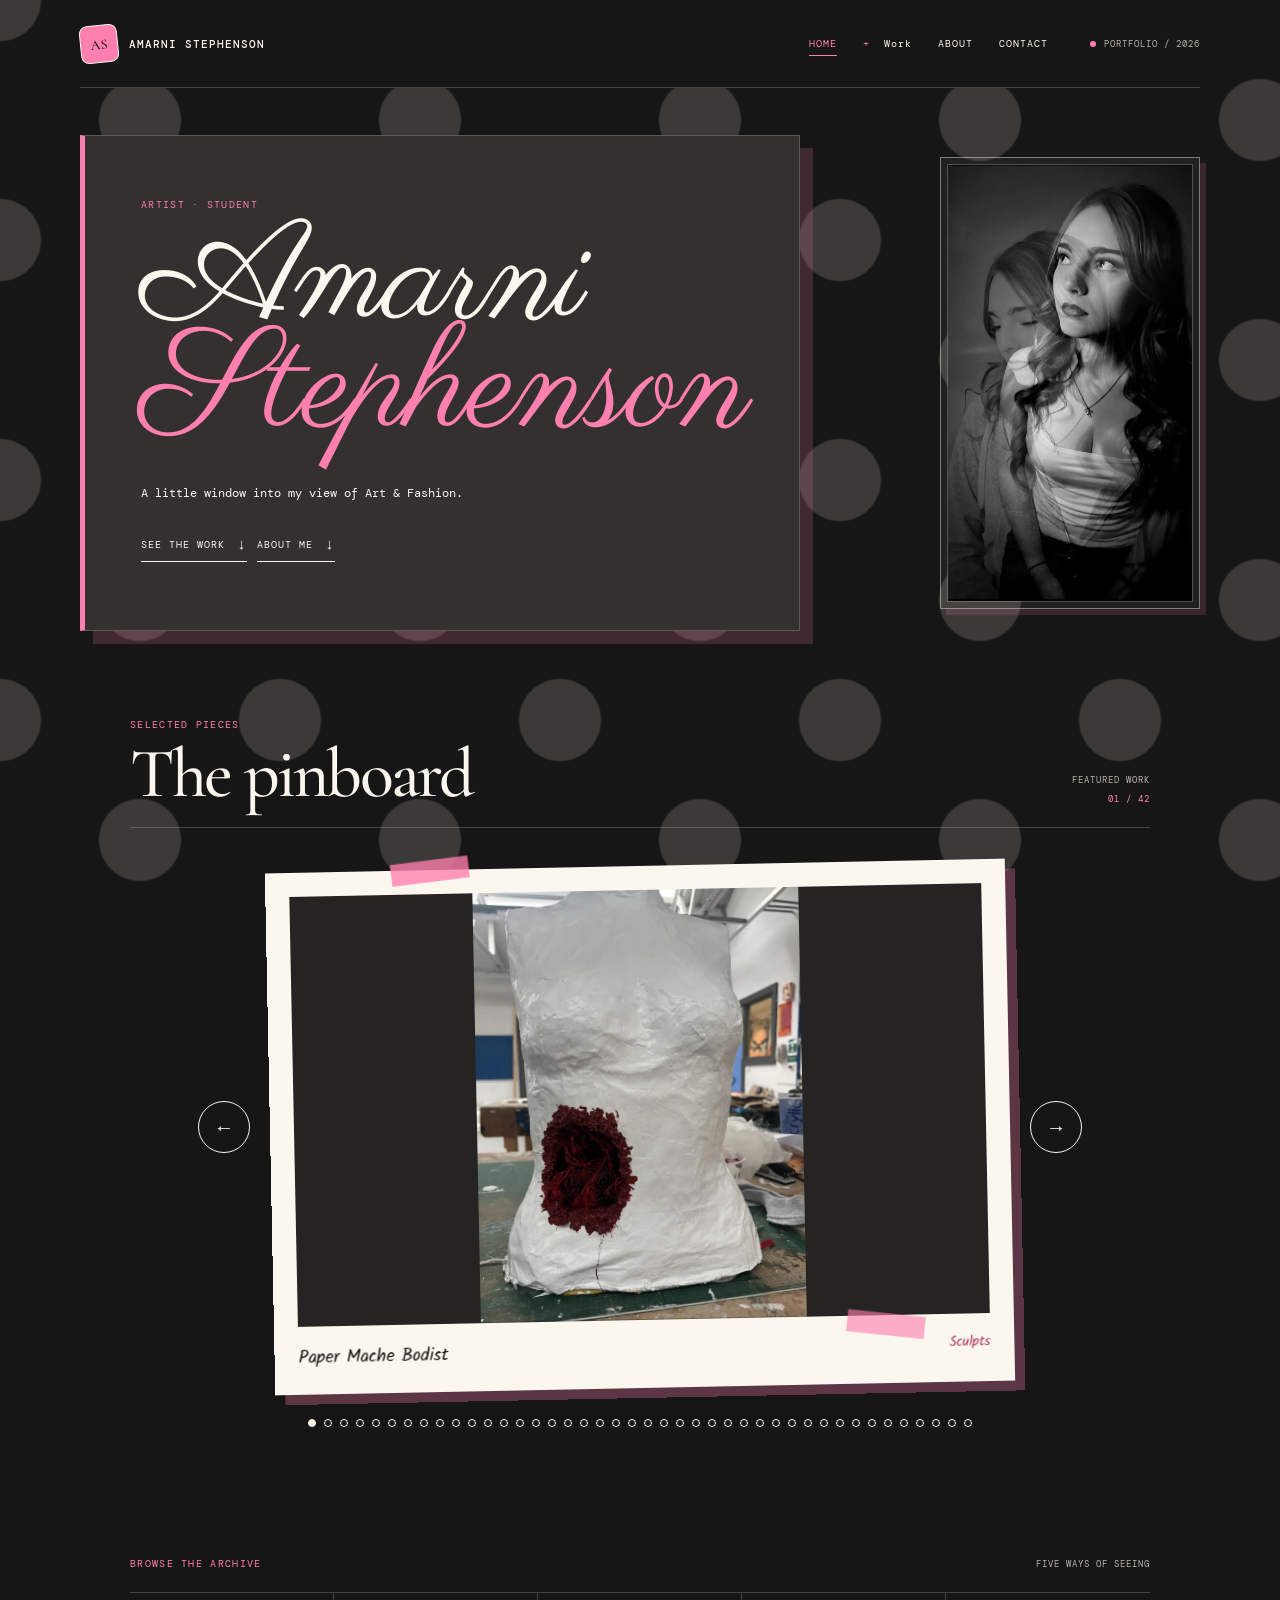
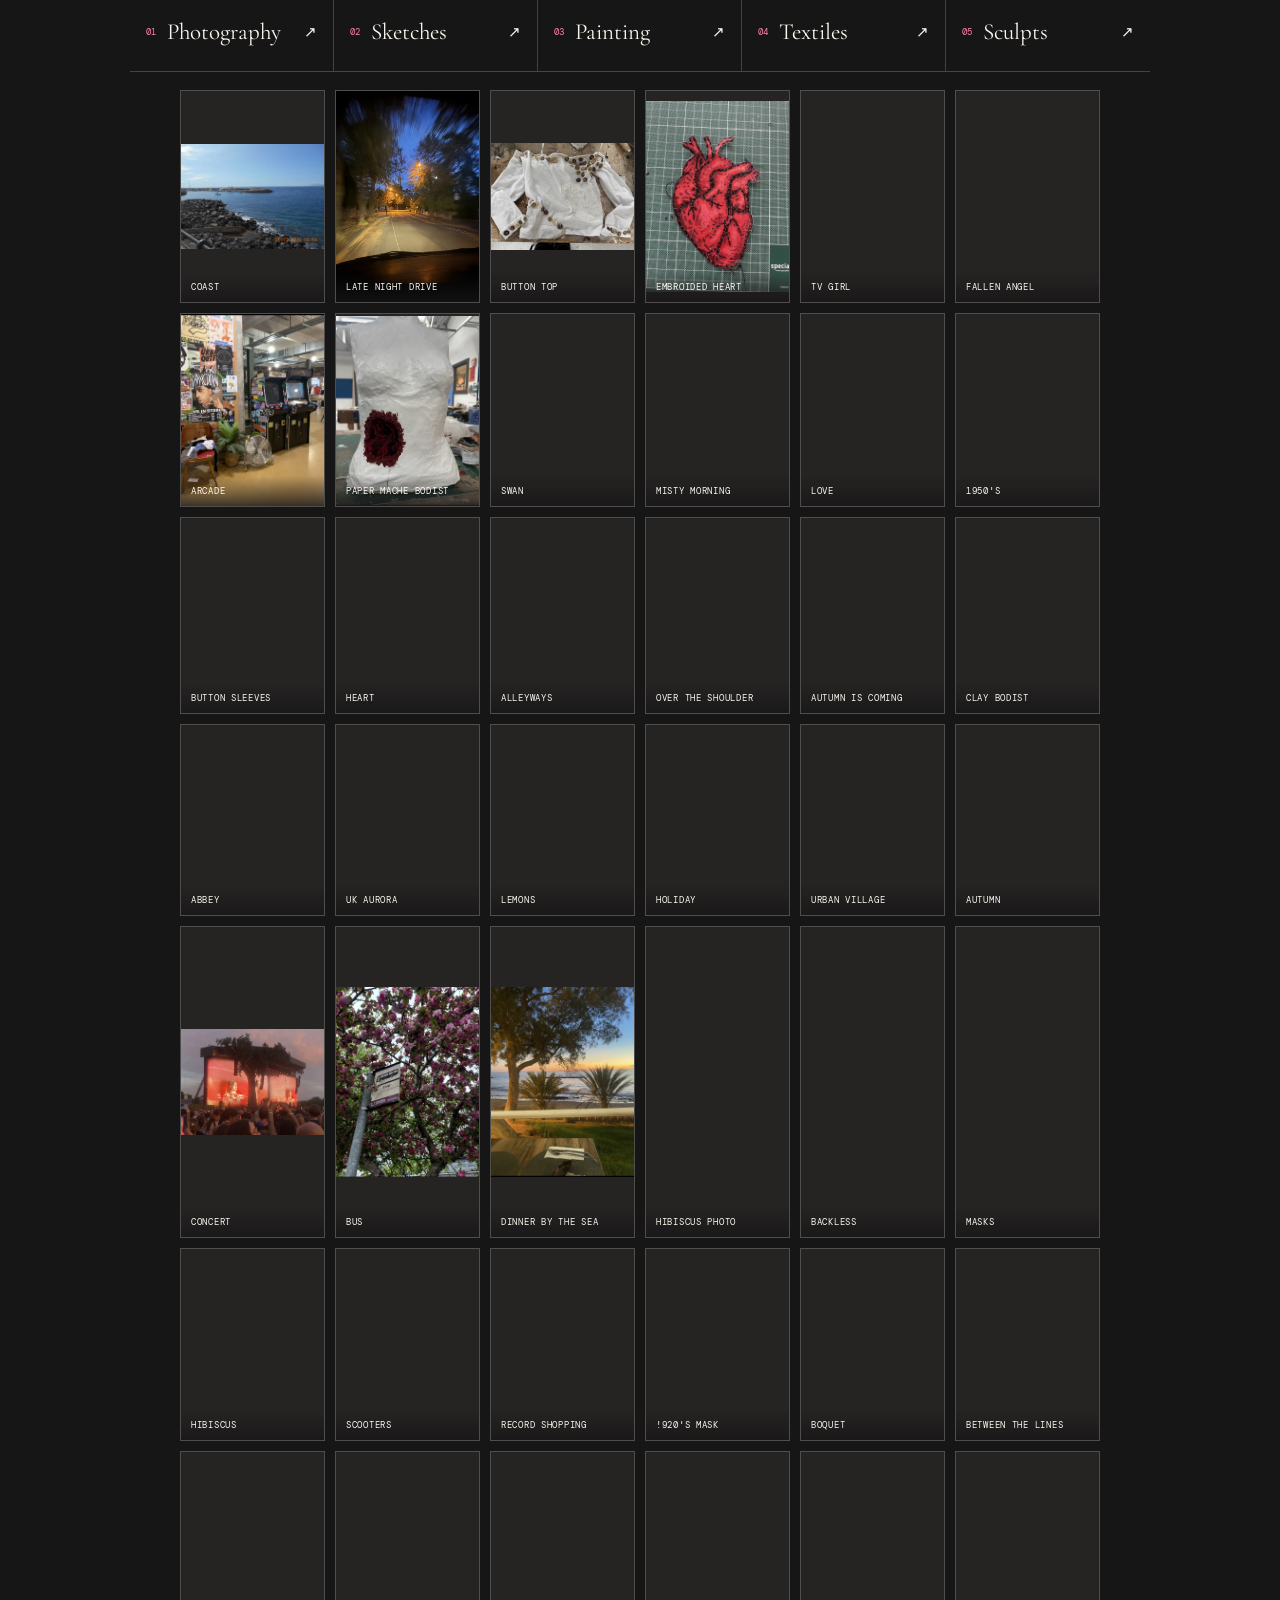
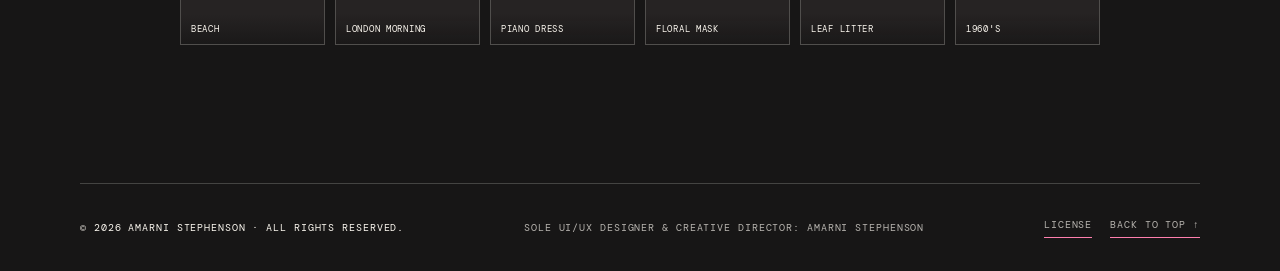
<file: index.html>
<!doctype html>
<html lang="en">
  <head>
    <meta charset="utf-8" />
    <meta name="viewport" content="width=device-width, initial-scale=1" />
    <meta name="author" content="Amarni Stephenson" />
    <meta name="copyright" content="Copyright 2026 Amarni Stephenson. All rights reserved." />
    <meta name="rights" content="All artwork, UI/UX design, and creative direction are protected." />
    <meta
      name="description"
      content="The portfolio of Amarni Stephenson — art, fashion, and found details."
    />
    <title>Marnies Art | Portfolio</title>
    <link rel="preconnect" href="https://fonts.googleapis.com" />
    <link rel="preconnect" href="https://fonts.gstatic.com" crossorigin />
    <link rel="stylesheet" href="index.css" />
  </head>

  <body id="top">
    <!-- Keep the header the same across pages so the site never feels lost. -->
    <header class="site-header">
      <a class="brand" href="index.html" aria-label="Amarni Stephenson home">
        <span class="brand-mark" aria-hidden="true">AS</span>
        <span class="brand-name">Amarni Stephenson</span>
      </a>

      <nav class="main-nav" aria-label="Primary navigation">
        <div class="nav-primary">
          <a class="is-current" href="index.html">Home</a>
          <button
            class="work-trigger"
            type="button"
            aria-expanded="false"
            aria-controls="work-links"
          >
            Work
          </button>
          <a href="about.html">About</a>
          <a href="contact.html">Contact</a>
        </div>
        <div class="work-dropdown" id="work-links" hidden>
          <a href="photography.html">Photography</a>
          <a href="sketches.html">Sketches</a>
          <a href="painting.html">Painting</a>
          <a href="textiles.html">Textiles</a>
          <a href="sculpts.html">Sculpts</a>
        </div>
      </nav>

      <span class="header-note">Portfolio / 2026</span>
    </header>

    <main>
      <section
        class="hero hero--with-conservatory"
        aria-labelledby="hero-title"
      >
        <div class="hero-copy reveal">
          <p class="eyebrow">Artist · Student</p>
          <h1 id="hero-title">Amarni<br /><em>Stephenson</em></h1>
          <p class="intro">A little window into my view of Art & Fashion.</p>
          <a class="text-link" href="#work"
            >See the work <span aria-hidden="true">↓</span></a
          >

          <a class="text-link" href="about.html"
            >About Me <span aria-hidden="true">↓</span></a
          >
        </div>

        <aside
          class="hero-conservatory reveal-delay"
          aria-label="Portrait of Amarni Stephenson"
        >
          <img
            src="public/Assets/Profile/me.webp"
            alt="Portrait of Amarni Stephenson"
            loading="eager"
            decoding="async"
          />
        </aside>
      </section>

      <section class="work-section" id="work" aria-labelledby="work-title">
        <div class="section-heading">
          <div>
            <p class="eyebrow">Selected pieces</p>
            <h2 id="work-title">The pinboard</h2>
          </div>
          <p class="section-caption">
            Featured work <span id="slide-count">01 / 01</span>
          </p>
        </div>

        <!-- Artwork comes from generated public/artworks.js. -->
        <div
          class="gallery"
          data-gallery
          data-category="All"
          role="group"
          aria-roledescription="carousel"
          aria-label="Selected artwork"
        >
          <button
            class="gallery-button previous"
            type="button"
            aria-label="Previous artwork"
          >
            ←
          </button>

          <figure class="artwork-frame">
            <div class="tape tape-left" aria-hidden="true"></div>
            <div class="tape tape-right" aria-hidden="true"></div>
            <div class="artwork-image-wrap">
              <img
                class="artwork-image"
                alt=""
                loading="lazy"
                decoding="async"
              />
              <div class="empty-artwork">
                <span class="empty-star" aria-hidden="true">✳</span>
                <p>The first piece is waiting.</p>
                <small
                  >Add a WebP preview, then run
                  <code>node generate-artworks.mjs</code>.</small
                >
              </div>
            </div>
            <figcaption class="artwork-label">
              <span class="artwork-title">Your next piece</span>
              <span class="artwork-medium">Mixed media</span>
            </figcaption>
          </figure>

          <button
            class="gallery-button next"
            type="button"
            aria-label="Next artwork"
          >
            →
          </button>
        </div>

        <div class="gallery-footer">
          <div
            class="gallery-dots"
            role="group"
            aria-label="Choose an artwork"
          ></div>
        </div>
      </section>

      <section class="category-section" aria-labelledby="collections-title">
        <div class="section-heading section-heading--compact">
          <p class="eyebrow" id="collections-title">Browse the archive</p>
          <p class="section-caption">Five ways of seeing</p>
        </div>

        <div class="category-links">
          <a href="photography.html"
            ><span>01</span> Photography <b aria-hidden="true">↗</b></a
          >
          <a href="sketches.html"
            ><span>02</span> Sketches <b aria-hidden="true">↗</b></a
          >
          <a href="painting.html"
            ><span>03</span> Painting <b aria-hidden="true">↗</b></a
          >
          <a href="textiles.html"
            ><span>04</span> Textiles <b aria-hidden="true">↗</b></a
          >
          <a href="sculpts.html"
            ><span>05</span> Sculpts <b aria-hidden="true">↗</b></a
          >
        </div>

        <!-- The grid is populated from the same artwork list as the carousel. -->
        <div
          class="archive-grid"
          data-artwork-grid
          aria-label="Artwork archive"
        ></div>
      </section>
    </main>

    <footer class="site-footer">
      <span>© Amarni Stephenson</span>
      <span>All Artistic UI/UX Design By Amarni Stephenson</span>
      <a href="#top">Back to top ↑</a>
      <span class="footer-notice">&copy; 2026 Amarni Stephenson &middot; All rights reserved.</span>
      <span class="footer-credit">Sole UI/UX Designer &amp; Creative Director: Amarni Stephenson</span>
      <div class="footer-actions">
        <a href="LICENSE.md">License</a>
        <a href="#top">Back to top &uarr;</a>
      </div>
    </footer>

    <script src="public/artworks.js"></script>
    <script src="scripts.js"></script>
  </body>
</html>
</file>
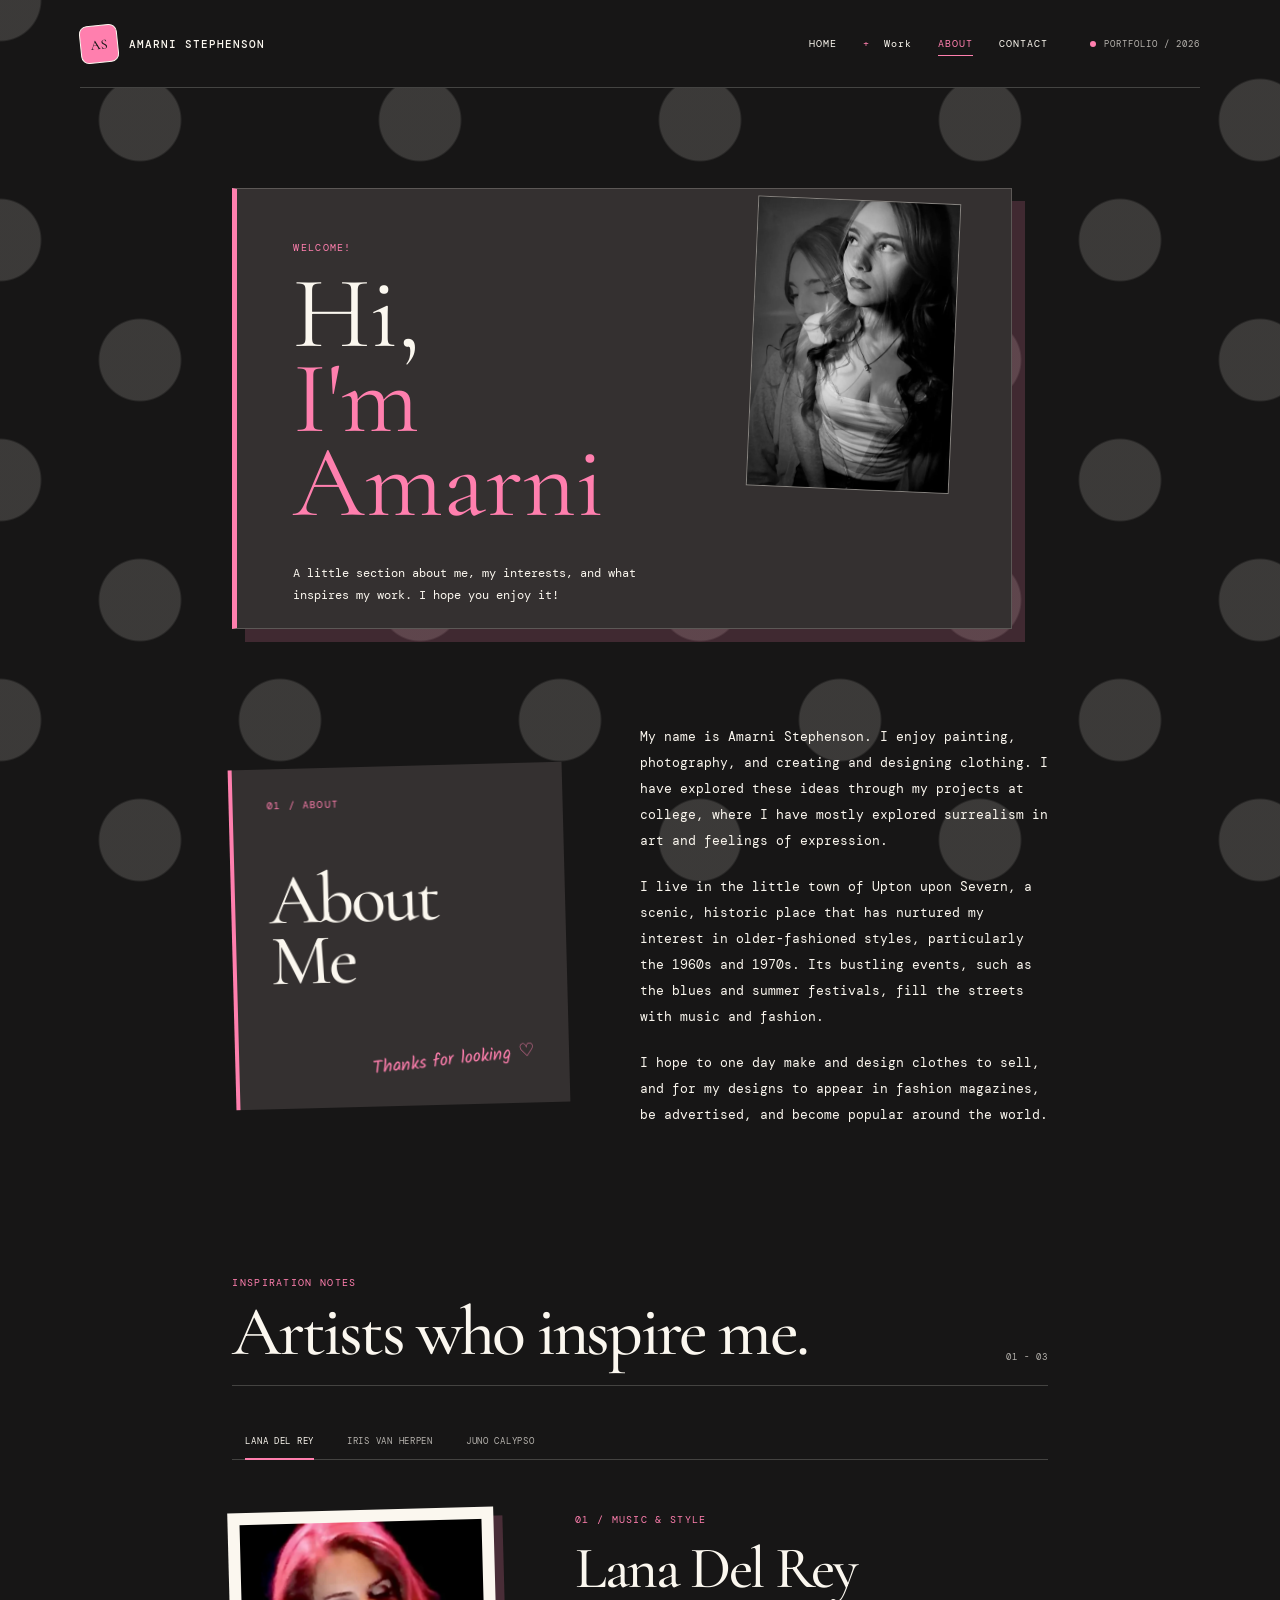
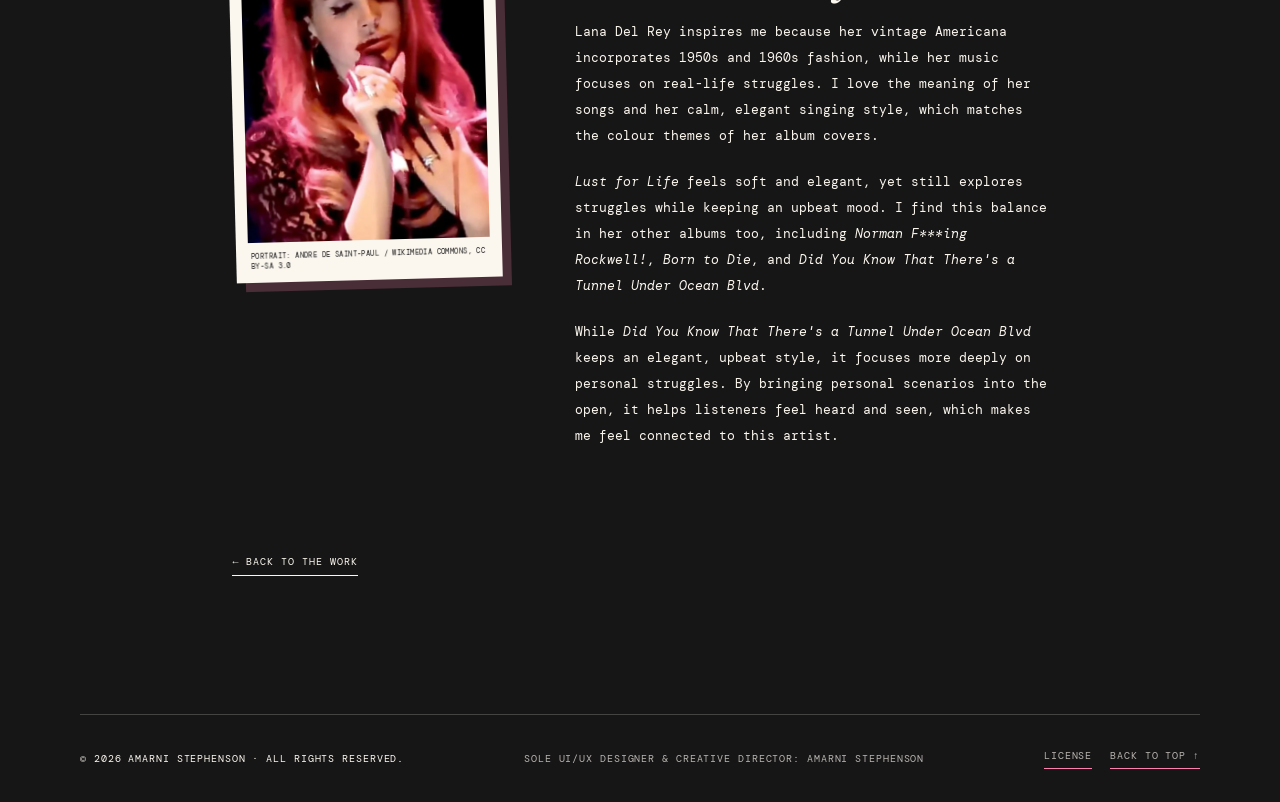
<file: about.html>
<!doctype html>
<html lang="en">
  <head>
    <meta charset="utf-8" />
    <meta name="viewport" content="width=device-width, initial-scale=1" />
    <meta name="author" content="Amarni Stephenson" />
    <meta name="copyright" content="Copyright 2026 Amarni Stephenson. All rights reserved." />
    <meta name="rights" content="All artwork, UI/UX design, and creative direction are protected." />
    <meta
      name="description"
      content="About Amarni Stephenson and the ideas behind the work."
    />
    <title>About | Amarni Stephenson</title>
    <link rel="preconnect" href="https://fonts.googleapis.com" />
    <link rel="preconnect" href="https://fonts.gstatic.com" crossorigin />
    <link rel="stylesheet" href="index.css" />
  </head>

  <body id="top">
    <header class="site-header">
      <a class="brand" href="index.html" aria-label="Amarni Stephenson home">
        <span class="brand-mark" aria-hidden="true">AS</span>
        <span class="brand-name">Amarni Stephenson</span>
      </a>
      <nav class="main-nav" aria-label="Primary navigation">
        <div class="nav-primary">
          <a href="index.html">Home</a>
          <button
            class="work-trigger"
            type="button"
            aria-expanded="false"
            aria-controls="work-links"
          >
            Work
          </button>
          <a class="is-current" href="about.html">About</a>
          <a href="contact.html">Contact</a>
        </div>
        <div class="work-dropdown" id="work-links" hidden>
          <a href="photography.html">Photography</a>
          <a href="sketches.html">Sketches</a>
          <a href="painting.html">Painting</a>
          <a href="textiles.html">Textiles</a>
          <a href="sculpts.html">Sculpts</a>
        </div>
      </nav>
      <span class="header-note">Portfolio / 2026</span>
    </header>

    <main class="page-main">
      <section
        class="page-hero page-hero--about reveal"
        aria-labelledby="about-title"
      >
        <div class="about-hero-copy">
          <p class="eyebrow">Welcome!</p>
          <h1 id="about-title">Hi,<br /><em>I'm Amarni</em></h1>
          <p class="page-lede">
            A little section about me, my interests, and what inspires my work.
            I hope you enjoy it!
          </p>
        </div>
        <img
          class="hero-profile-portrait"
          src="public/Assets/Profile/me.webp"
          alt="Portrait of Amarni Stephenson"
          loading="eager"
          decoding="async"
        />
      </section>

      <section class="about-layout reveal-delay" aria-label="About Amarni">
        <div class="about-note">
          <span class="note-number">01 / about</span>
          <h2>About<br />Me</h2>
          <span class="note-signature">Thanks for looking ♡</span>
        </div>

        <div class="about-copy-large">
          <p>
            My name is Amarni Stephenson. I enjoy painting, photography, and
            creating and designing clothing. I have explored these ideas through
            my projects at college, where I have mostly explored surrealism in
            art and feelings of expression.
          </p>
          <p>
            I live in the little town of Upton upon Severn, a scenic, historic
            place that has nurtured my interest in older-fashioned styles,
            particularly the 1960s and 1970s. Its bustling events, such as the
            blues and summer festivals, fill the streets with music and fashion.
          </p>
          <p>
            I hope to one day make and design clothes to sell, and for my
            designs to appear in fashion magazines, be advertised, and become
            popular around the world.
          </p>
        </div>
      </section>

      <section
        class="inspirations-section reveal-delay-2"
        aria-labelledby="inspirations-title"
      >
        <div class="section-heading">
          <div>
            <p class="eyebrow">Inspiration notes</p>
            <h2 id="inspirations-title">Artists who inspire me.</h2>
          </div>
          <p class="section-caption">01 - 03</p>
        </div>

        <div
          class="inspiration-tabs"
          data-inspiration-tabs
          role="tablist"
          aria-label="Inspiration profiles"
        >
          <button
            class="inspiration-tab is-active"
            id="lana-tab"
            type="button"
            role="tab"
            aria-selected="true"
            aria-controls="lana-panel"
          >
            Lana Del Rey
          </button>
          <button
            class="inspiration-tab"
            id="iris-tab"
            type="button"
            role="tab"
            aria-selected="false"
            aria-controls="iris-panel"
            tabindex="-1"
          >
            Iris van Herpen
          </button>
          <button
            class="inspiration-tab"
            id="juno-tab"
            type="button"
            role="tab"
            aria-selected="false"
            aria-controls="juno-panel"
            tabindex="-1"
          >
            Juno Calypso
          </button>
        </div>

        <article
          class="inspiration-panel"
          id="lana-panel"
          role="tabpanel"
          aria-labelledby="lana-tab"
        >
          <figure class="inspiration-portrait">
            <img
              src="public/Assets/Inspiration/lana-del-rey.webp"
              alt="Portrait of Lana Del Rey"
              loading="lazy"
              decoding="async"
            />
            <figcaption>
              Portrait: Andre de Saint-Paul / Wikimedia Commons, CC BY-SA 3.0
            </figcaption>
          </figure>
          <div class="inspiration-copy">
            <p class="eyebrow">01 / music &amp; style</p>
            <h3>Lana Del Rey</h3>
            <p>
              Lana Del Rey inspires me because her vintage Americana
              incorporates 1950s and 1960s fashion, while her music focuses on
              real-life struggles. I love the meaning of her songs and her calm,
              elegant singing style, which matches the colour themes of her
              album covers.
            </p>
            <p>
              <em>Lust for Life</em> feels soft and elegant, yet still explores
              struggles while keeping an upbeat mood. I find this balance in her
              other albums too, including <em>Norman F***ing Rockwell!</em>,
              <em>Born to Die</em>, and
              <em>Did You Know That There's a Tunnel Under Ocean Blvd</em>.
            </p>
            <p>
              While <em>Did You Know That There's a Tunnel Under Ocean Blvd</em>
              keeps an elegant, upbeat style, it focuses more deeply on personal
              struggles. By bringing personal scenarios into the open, it helps
              listeners feel heard and seen, which makes me feel connected to
              this artist.
            </p>
          </div>
        </article>

        <article
          class="inspiration-panel"
          id="iris-panel"
          role="tabpanel"
          aria-labelledby="iris-tab"
          hidden
        >
          <figure class="inspiration-portrait">
            <img
              src="public/Assets/Inspiration/iris-van-herpen.webp"
              alt="Portrait of Iris van Herpen"
              loading="lazy"
              decoding="async"
            />
            <figcaption class="inspiration-credit">
              <p>
                <strong>Credit:</strong>
                <a
                  href="https://www.gettyimages.co.uk/detail/news-photo/designer-iris-van-herpen-acknowledges-the-audience-during-news-photo/2223924773?adppopup=true"
                  >Kristy Sparow</a
                >
                / Contributor
              </p>
              <p>Getty Images Entertainment &middot; Editorial #2223924773</p>
            </figcaption>
          </figure>
          <div class="inspiration-copy">
            <p class="eyebrow">02 / fashion &amp; form</p>
            <h3>Iris van Herpen</h3>
            <p>
              I also really like Iris van Herpen because her work investigates
              body image and real-life problems. I admire her fashion style and
              the unique designs she produces.
            </p>
            <p>
              She makes distorted dresses using linework and patterns to create
              the illusion of a distorted body. This shifts the focus away from
              what a "perfect" body should look like and instead shows the bare,
              raw truth that everybody is different: there is no single perfect
              body or beauty standard.
            </p>
          </div>
        </article>

        <article
          class="inspiration-panel"
          id="juno-panel"
          role="tabpanel"
          aria-labelledby="juno-tab"
          hidden
        >
          <figure class="inspiration-portrait">
            <img
              src="public/Assets/Inspiration/juno-calypso.webp"
              alt="Portrait of Juno Calypso"
              loading="lazy"
              decoding="async"
            />
            <figcaption class="inspiration-credit">
              <p>
                <strong>Credit:</strong>
                <a
                  href="https://www.gettyimages.co.uk/detail/news-photo/juno-calypso-attends-the-melissa-galeria-and-juno-calypso-news-photo/918720430?adppopup=true"
                  >Dave Benett</a
                >
                / Contributor
              </p>
              <p>Dave Benett Collection &middot; Editorial #918720430</p>
            </figcaption>
          </figure>
          <div class="inspiration-copy">
            <p class="eyebrow">03 / photography &amp; feeling</p>
            <h3>Juno Calypso</h3>
            <p>
              Juno Calypso inspires me because she is a photographer who focuses
              on feminism, isolation, loneliness, self-sufficiency, and body
              image. These themes are shown throughout her photographs.
            </p>
            <p>
              She is an independent artist, and I love the style of her work:
              her colour themes and camera angles make the meanings clear and
              visible. Her style is unique, showing what it can feel like to be
              a woman when young and older, and what it feels like to grow older
              and feel stuck.
            </p>
          </div>
        </article>
      </section>

      <a class="page-back-link reveal-delay-2" href="index.html#work"
        >← Back to the work</a
      >
    </main>

    <footer class="site-footer">
      <span>© Amarni Stephenson</span>
      <span>All artwork &amp; design © the artist</span>
      <a href="#top">Back to top ↑</a>
      <span class="footer-notice">&copy; 2026 Amarni Stephenson &middot; All rights reserved.</span>
      <span class="footer-credit">Sole UI/UX Designer &amp; Creative Director: Amarni Stephenson</span>
      <div class="footer-actions">
        <a href="LICENSE.md">License</a>
        <a href="#top">Back to top &uarr;</a>
      </div>
    </footer>
    <script src="public/artworks.js"></script>
    <script src="scripts.js"></script>
  </body>
</html>
</file>
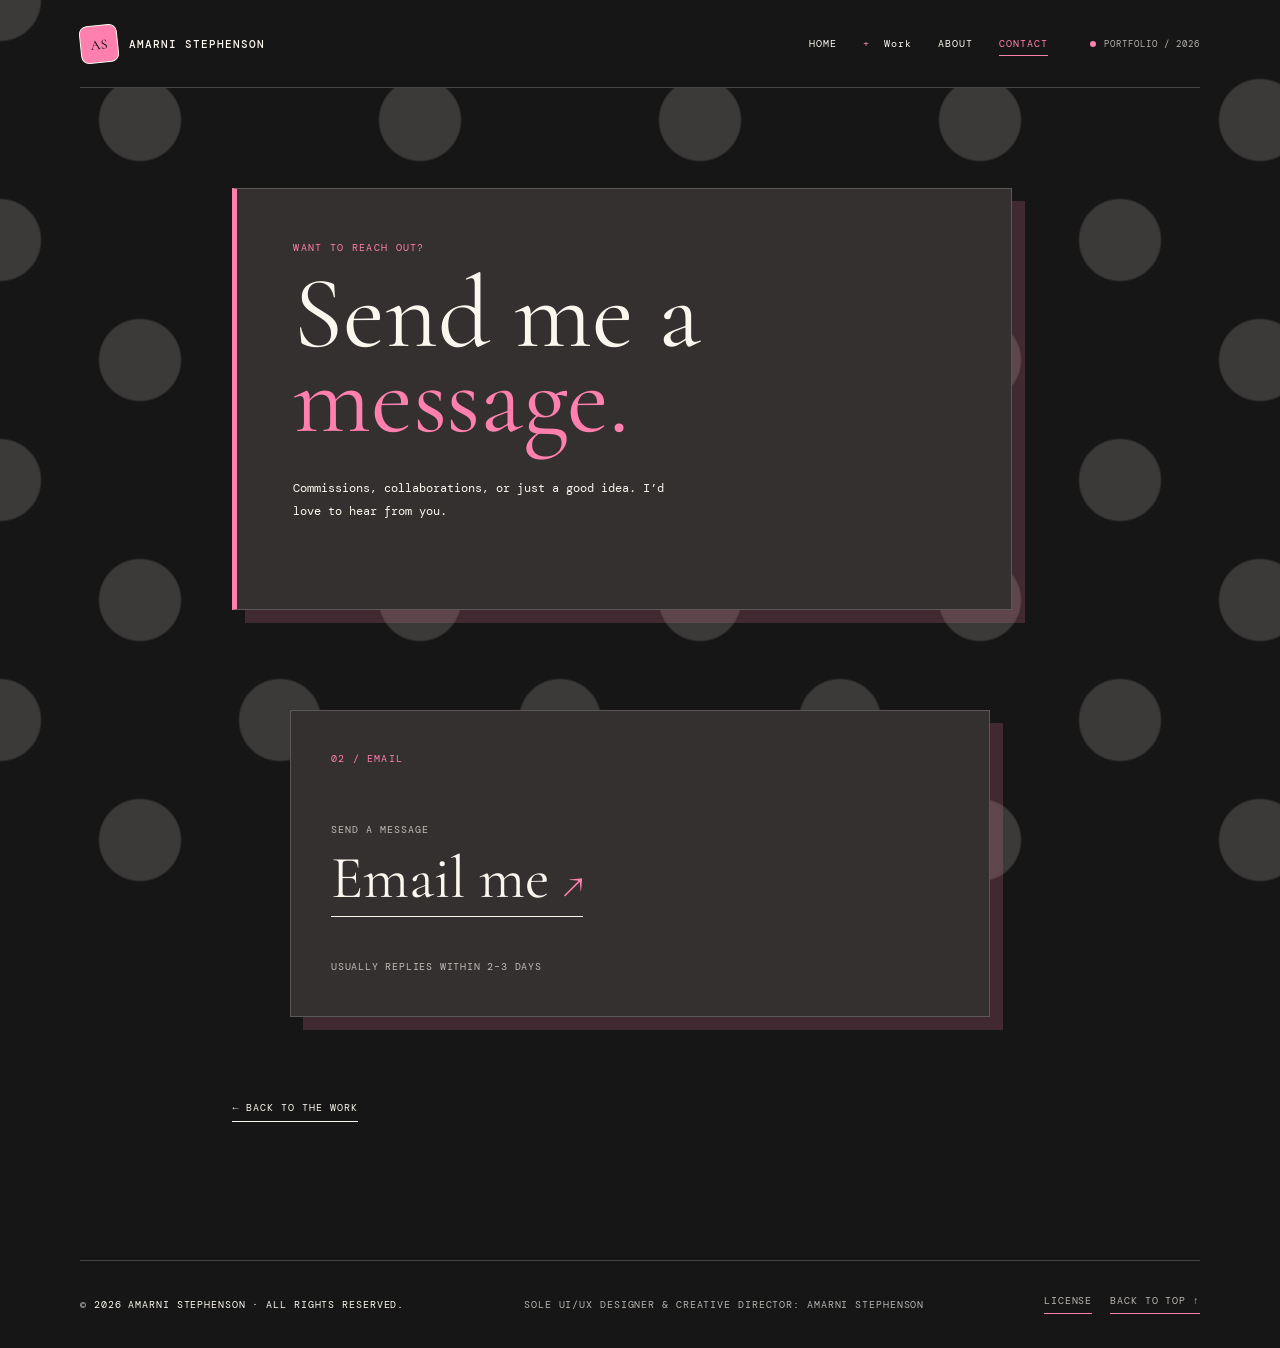
<file: contact.html>
<!doctype html>
<html lang="en">
  <head>
    <meta charset="utf-8" />
    <meta name="viewport" content="width=device-width, initial-scale=1" />
    <meta name="author" content="Amarni Stephenson" />
    <meta name="copyright" content="Copyright 2026 Amarni Stephenson. All rights reserved." />
    <meta name="rights" content="All artwork, UI/UX design, and creative direction are protected." />
    <meta
      name="description"
      content="Contact Amarni Stephenson about a creative project."
    />
    <title>Contact | Amarni Stephenson</title>
    <link rel="preconnect" href="https://fonts.googleapis.com" />
    <link rel="preconnect" href="https://fonts.gstatic.com" crossorigin />
    <link rel="stylesheet" href="index.css" />
  </head>

  <body id="top">
    <header class="site-header">
      <a class="brand" href="index.html" aria-label="Amarni Stephenson home">
        <span class="brand-mark" aria-hidden="true">AS</span>
        <span class="brand-name">Amarni Stephenson</span>
      </a>
      <nav class="main-nav" aria-label="Primary navigation">
        <div class="nav-primary">
          <a href="index.html">Home</a>
          <button
            class="work-trigger"
            type="button"
            aria-expanded="false"
            aria-controls="work-links"
          >
            Work
          </button>
          <a href="about.html">About</a>
          <a class="is-current" href="contact.html">Contact</a>
        </div>
        <div class="work-dropdown" id="work-links" hidden>
          <a href="photography.html">Photography</a>
          <a href="sketches.html">Sketches</a>
          <a href="painting.html">Painting</a>
          <a href="textiles.html">Textiles</a>
          <a href="sculpts.html">Sculpts</a>
        </div>
      </nav>
      <span class="header-note">Portfolio / 2026</span>
    </header>

    <main class="page-main">
      <section class="page-hero reveal" aria-labelledby="contact-title">
        <p class="eyebrow">Want To Reach Out?</p>
        <h1 id="contact-title">Send me a<br /><em>message.</em></h1>
        <p class="page-lede">
          Commissions, collaborations, or just a good idea. I’d love to hear
          from you.
        </p>
      </section>

      <section class="contact-card reveal-delay" aria-label="Contact details">
        <span class="note-number">02 / Email</span>
        <p class="contact-card-label">Send a message</p>
        <a class="contact-email" href="mailto:amarnistephenons107@gmail.com">
          Email me <span aria-hidden="true">↗</span>
        </a>
        <div class="contact-details">
          <span>Usually replies within 2–3 days</span>
        </div>
      </section>

      <a class="page-back-link reveal-delay-2" href="index.html#work"
        >← Back to the work</a
      >
    </main>

    <footer class="site-footer">
      <span>© Amarni Stephenson</span>
      <span>All artwork &amp; design © the artist</span>
      <a href="#top">Back to top ↑</a>
      <span class="footer-notice">&copy; 2026 Amarni Stephenson &middot; All rights reserved.</span>
      <span class="footer-credit">Sole UI/UX Designer &amp; Creative Director: Amarni Stephenson</span>
      <div class="footer-actions">
        <a href="LICENSE.md">License</a>
        <a href="#top">Back to top &uarr;</a>
      </div>
    </footer>
    <script src="public/artworks.js"></script>
    <script src="scripts.js"></script>
  </body>
</html>
</file>
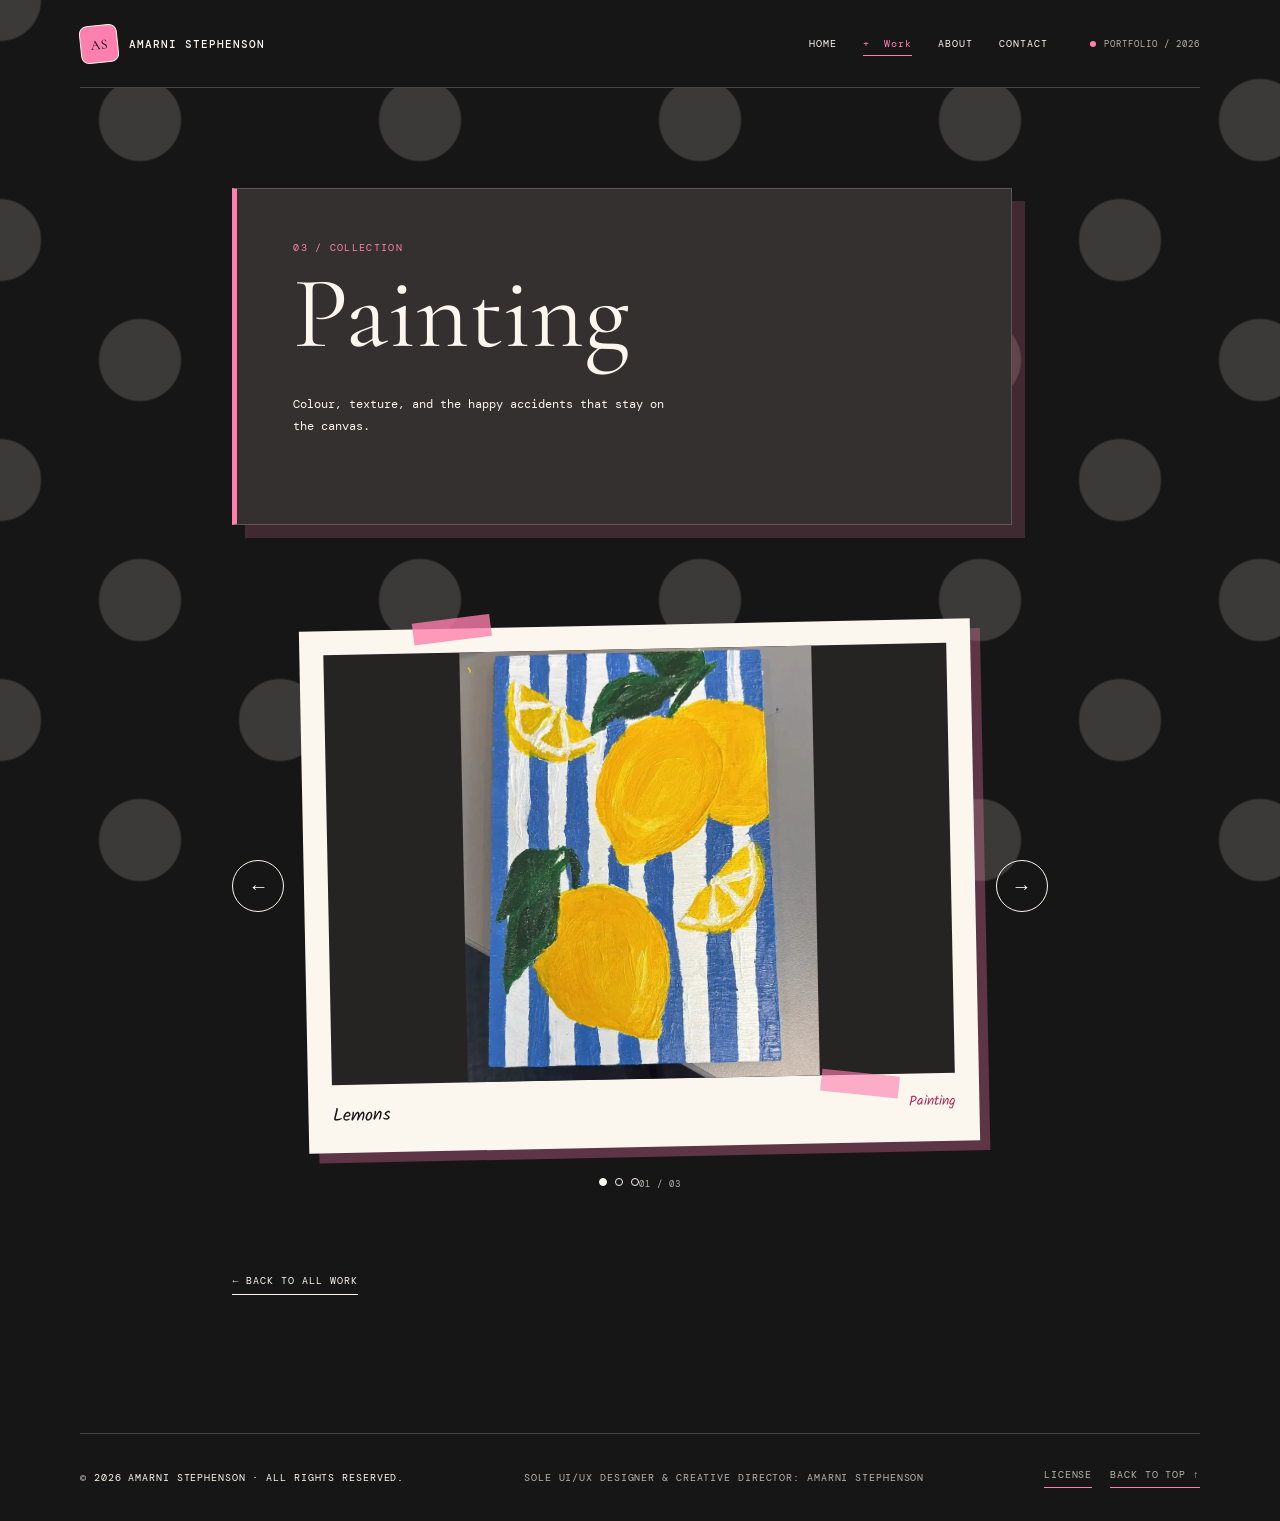
<file: painting.html>
<!doctype html>
<html lang="en">
  <head>
    <meta charset="utf-8" />
    <meta name="viewport" content="width=device-width, initial-scale=1" />
    <meta name="author" content="Amarni Stephenson" />
    <meta name="copyright" content="Copyright 2026 Amarni Stephenson. All rights reserved." />
    <meta name="rights" content="All artwork, UI/UX design, and creative direction are protected." />
    <meta name="description" content="Paintings by Amarni Stephenson." />
    <title>Painting | Amarni Stephenson</title>
    <link rel="preconnect" href="https://fonts.googleapis.com" />
    <link rel="preconnect" href="https://fonts.gstatic.com" crossorigin />
    <link rel="stylesheet" href="index.css" />
  </head>

  <body id="top">
    <header class="site-header">
      <a class="brand" href="index.html" aria-label="Amarni Stephenson home">
        <span class="brand-mark" aria-hidden="true">AS</span>
        <span class="brand-name">Amarni Stephenson</span>
      </a>
      <nav class="main-nav" aria-label="Primary navigation">
        <div class="nav-primary">
          <a href="index.html">Home</a>
          <button
            class="work-trigger is-current"
            type="button"
            aria-expanded="false"
            aria-controls="work-links"
          >
            Work
          </button>
          <a href="about.html">About</a>
          <a href="contact.html">Contact</a>
        </div>
        <div class="work-dropdown" id="work-links" hidden>
          <a href="photography.html">Photography</a>
          <a href="sketches.html">Sketches</a>
          <a class="is-current" href="painting.html">Painting</a>
          <a href="textiles.html">Textiles</a>
          <a href="sculpts.html">Sculpts</a>
        </div>
      </nav>
      <span class="header-note">Portfolio / 2026</span>
    </header>

    <main class="page-main">
      <section class="page-hero reveal" aria-labelledby="category-title">
        <p class="eyebrow">03 / collection</p>
        <h1 id="category-title">Painting</h1>
        <p class="page-lede">
          Colour, texture, and the happy accidents that stay on the canvas.
        </p>
      </section>

      <section
        class="category-gallery reveal-delay"
        aria-label="Painting gallery"
      >
        <div
          class="gallery"
          data-gallery
          data-category="Painting"
          role="group"
          aria-roledescription="carousel"
          aria-label="Painting"
        >
          <button
            class="gallery-button previous"
            type="button"
            aria-label="Previous painting"
          >
            ←
          </button>
          <figure class="artwork-frame">
            <div class="tape tape-left" aria-hidden="true"></div>
            <div class="tape tape-right" aria-hidden="true"></div>
            <div class="artwork-image-wrap">
              <img
                class="artwork-image"
                alt=""
                loading="lazy"
                decoding="async"
              />
              <div class="empty-artwork">
                <span class="empty-star" aria-hidden="true">✳</span>
                <p>Paintings are coming soon.</p>
                <small
                  >Add images in <code>public/Assets/Painting</code>.</small
                >
              </div>
            </div>
            <figcaption class="artwork-label">
              <span class="artwork-title">Your next painting</span
              ><span class="artwork-medium">Paint on canvas</span>
            </figcaption>
          </figure>
          <button
            class="gallery-button next"
            type="button"
            aria-label="Next painting"
          >
            →
          </button>
        </div>
        <div class="gallery-footer">
          <div
            class="gallery-dots"
            role="group"
            aria-label="Choose a painting"
          ></div>
          <span class="section-caption" id="slide-count">01 / 01</span>
        </div>
      </section>

      <a class="page-back-link" href="index.html#work">← Back to all work</a>
    </main>

    <footer class="site-footer">
      <span>© Amarni Stephenson</span
      ><span>All artwork &amp; design © the artist</span
      ><a href="#top">Back to top ↑</a>
      <span class="footer-notice">&copy; 2026 Amarni Stephenson &middot; All rights reserved.</span>
      <span class="footer-credit">Sole UI/UX Designer &amp; Creative Director: Amarni Stephenson</span>
      <div class="footer-actions">
        <a href="LICENSE.md">License</a>
        <a href="#top">Back to top &uarr;</a>
      </div>
    </footer>
    <script src="public/artworks.js"></script>
    <script src="scripts.js"></script>
  </body>
</html>
</file>
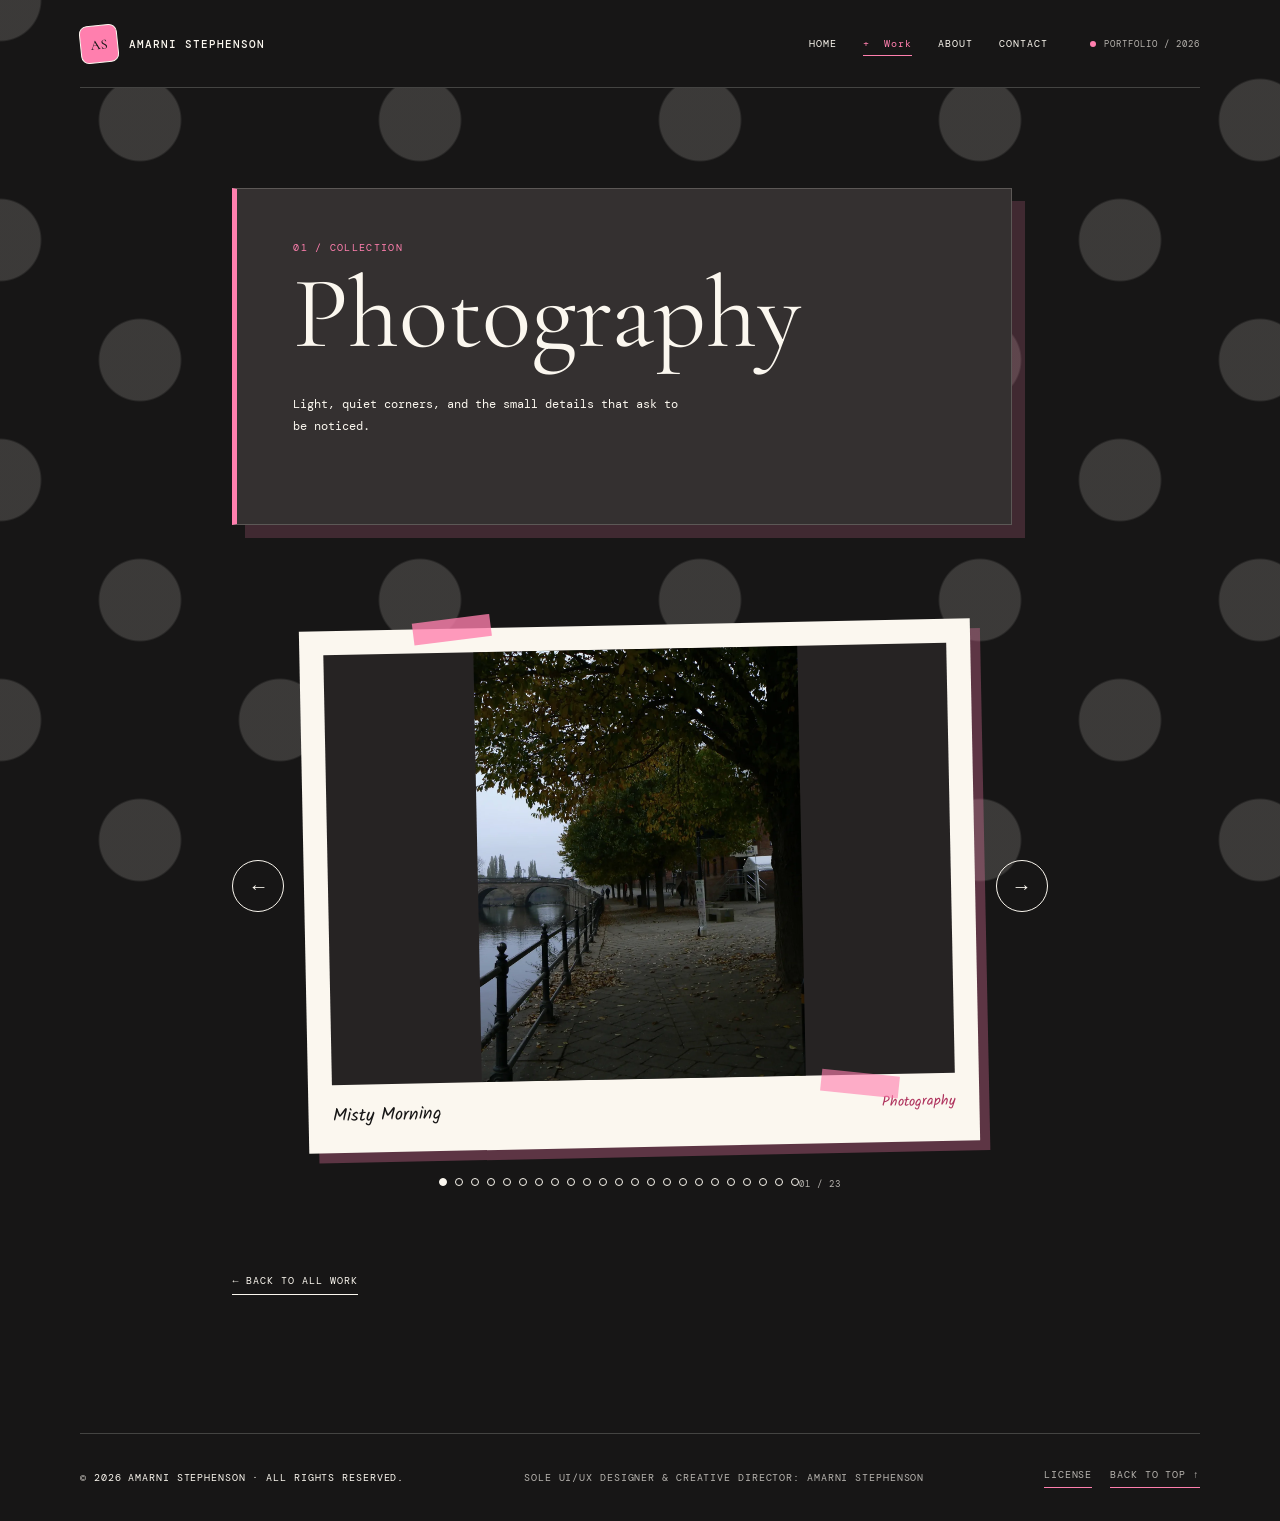
<file: photography.html>
<!doctype html>
<html lang="en">
  <head>
    <meta charset="utf-8" />
    <meta name="viewport" content="width=device-width, initial-scale=1" />
    <meta name="author" content="Amarni Stephenson" />
    <meta name="copyright" content="Copyright 2026 Amarni Stephenson. All rights reserved." />
    <meta name="rights" content="All artwork, UI/UX design, and creative direction are protected." />
    <meta name="description" content="Photography by Amarni Stephenson." />
    <title>Photography | Amarni Stephenson</title>
    <link rel="preconnect" href="https://fonts.googleapis.com" />
    <link rel="preconnect" href="https://fonts.gstatic.com" crossorigin />
    <link rel="stylesheet" href="index.css" />
  </head>

  <body id="top">
    <header class="site-header">
      <a class="brand" href="index.html" aria-label="Amarni Stephenson home"
        ><span class="brand-mark" aria-hidden="true">AS</span
        ><span class="brand-name">Amarni Stephenson</span></a
      >
      <nav class="main-nav" aria-label="Primary navigation">
        <div class="nav-primary">
          <a href="index.html">Home</a>
          <button
            class="work-trigger is-current"
            type="button"
            aria-expanded="false"
            aria-controls="work-links"
          >
            Work
          </button>
          <a href="about.html">About</a>
          <a href="contact.html">Contact</a>
        </div>
        <div class="work-dropdown" id="work-links" hidden>
          <a class="is-current" href="photography.html">Photography</a>
          <a href="sketches.html">Sketches</a>
          <a href="painting.html">Painting</a>
          <a href="textiles.html">Textiles</a>
          <a href="sculpts.html">Sculpts</a>
        </div>
      </nav>
      <span class="header-note">Portfolio / 2026</span>
    </header>

    <main class="page-main">
      <section class="page-hero reveal" aria-labelledby="category-title">
        <p class="eyebrow">01 / collection</p>
        <h1 id="category-title">Photography</h1>
        <p class="page-lede">
          Light, quiet corners, and the small details that ask to be noticed.
        </p>
      </section>

      <section
        class="category-gallery reveal-delay"
        aria-label="Photography gallery"
      >
        <div
          class="gallery"
          data-gallery
          data-category="Photography"
          role="group"
          aria-roledescription="carousel"
          aria-label="Photography"
        >
          <button
            class="gallery-button previous"
            type="button"
            aria-label="Previous photograph"
          >
            ←
          </button>
          <figure class="artwork-frame">
            <div class="tape tape-left" aria-hidden="true"></div>
            <div class="tape tape-right" aria-hidden="true"></div>
            <div class="artwork-image-wrap">
              <img
                class="artwork-image"
                alt=""
                loading="lazy"
                decoding="async"
              />
              <div class="empty-artwork">
                <span class="empty-star" aria-hidden="true">✳</span>
                <p>Photography is coming soon.</p>
                <small
                  >Add images in <code>public/Assets/Photography</code>.</small
                >
              </div>
            </div>
            <figcaption class="artwork-label">
              <span class="artwork-title">Your next photograph</span
              ><span class="artwork-medium">Photography</span>
            </figcaption>
          </figure>
          <button
            class="gallery-button next"
            type="button"
            aria-label="Next photograph"
          >
            →
          </button>
        </div>
        <div class="gallery-footer">
          <div
            class="gallery-dots"
            role="group"
            aria-label="Choose a photograph"
          ></div>
          <span class="section-caption" id="slide-count">01 / 01</span>
        </div>
      </section>

      <a class="page-back-link" href="index.html#work">← Back to all work</a>
    </main>
    <footer class="site-footer">
      <span>© Amarni Stephenson</span
      ><span>All artwork &amp; design © the artist</span
      ><a href="#top">Back to top ↑</a>
      <span class="footer-notice">&copy; 2026 Amarni Stephenson &middot; All rights reserved.</span>
      <span class="footer-credit">Sole UI/UX Designer &amp; Creative Director: Amarni Stephenson</span>
      <div class="footer-actions">
        <a href="LICENSE.md">License</a>
        <a href="#top">Back to top &uarr;</a>
      </div>
    </footer>
    <script src="public/artworks.js"></script>
    <script src="scripts.js"></script>
  </body>
</html>
</file>
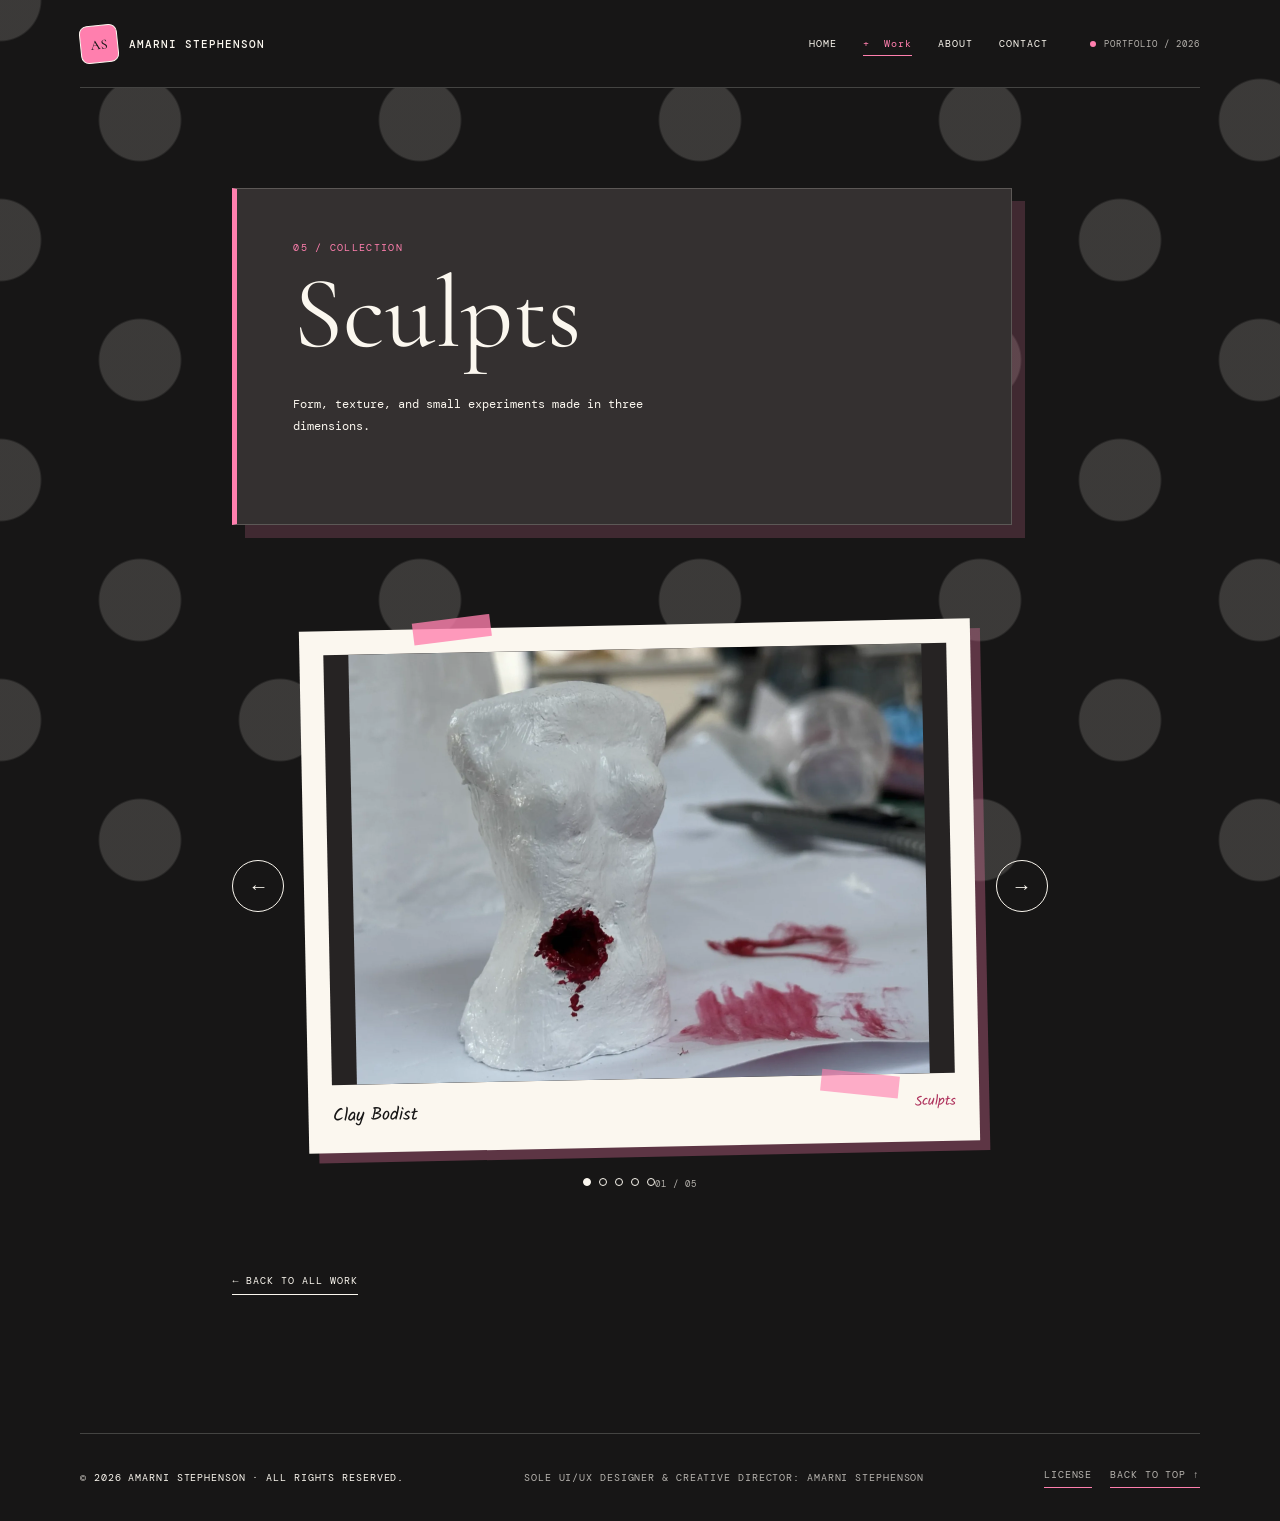
<file: sculpts.html>
<!doctype html>
<html lang="en">
  <head>
    <meta charset="utf-8" />
    <meta name="viewport" content="width=device-width, initial-scale=1" />
    <meta name="author" content="Amarni Stephenson" />
    <meta name="copyright" content="Copyright 2026 Amarni Stephenson. All rights reserved." />
    <meta name="rights" content="All artwork, UI/UX design, and creative direction are protected." />
    <meta name="description" content="Sculpts by Amarni Stephenson." />
    <title>Sculpts | Amarni Stephenson</title>
    <link rel="preconnect" href="https://fonts.googleapis.com" />
    <link rel="preconnect" href="https://fonts.gstatic.com" crossorigin />
    <link rel="stylesheet" href="index.css" />
  </head>

  <body id="top">
    <header class="site-header">
      <a class="brand" href="index.html" aria-label="Amarni Stephenson home">
        <span class="brand-mark" aria-hidden="true">AS</span>
        <span class="brand-name">Amarni Stephenson</span>
      </a>
      <nav class="main-nav" aria-label="Primary navigation">
        <div class="nav-primary">
          <a href="index.html">Home</a>
          <button
            class="work-trigger is-current"
            type="button"
            aria-expanded="false"
            aria-controls="work-links"
          >
            Work
          </button>
          <a href="about.html">About</a>
          <a href="contact.html">Contact</a>
        </div>
        <div class="work-dropdown" id="work-links" hidden>
          <a href="photography.html">Photography</a>
          <a href="sketches.html">Sketches</a>
          <a href="painting.html">Painting</a>
          <a href="textiles.html">Textiles</a>
          <a class="is-current" href="sculpts.html">Sculpts</a>
        </div>
      </nav>
      <span class="header-note">Portfolio / 2026</span>
    </header>

    <main class="page-main">
      <section class="page-hero reveal" aria-labelledby="category-title">
        <p class="eyebrow">05 / collection</p>
        <h1 id="category-title">Sculpts</h1>
        <p class="page-lede">
          Form, texture, and small experiments made in three dimensions.
        </p>
      </section>

      <section
        class="category-gallery reveal-delay"
        aria-label="Sculpts gallery"
      >
        <div
          class="gallery"
          data-gallery
          data-category="Sculpts"
          role="group"
          aria-roledescription="carousel"
          aria-label="Sculpts"
        >
          <button
            class="gallery-button previous"
            type="button"
            aria-label="Previous sculpt"
          >
            &larr;
          </button>
          <figure class="artwork-frame">
            <div class="tape tape-left" aria-hidden="true"></div>
            <div class="tape tape-right" aria-hidden="true"></div>
            <div class="artwork-image-wrap">
              <img
                class="artwork-image"
                alt=""
                loading="lazy"
                decoding="async"
              />
              <div class="empty-artwork">
                <span class="empty-star" aria-hidden="true">&#10035;</span>
                <p>Sculpts are coming soon.</p>
                <small>Add images in <code>public/Assets/Sculpts</code>.</small>
              </div>
            </div>
            <figcaption class="artwork-label">
              <span class="artwork-title">Your next sculpt</span>
              <span class="artwork-medium">Sculpts</span>
            </figcaption>
          </figure>
          <button
            class="gallery-button next"
            type="button"
            aria-label="Next sculpt"
          >
            &rarr;
          </button>
        </div>
        <div class="gallery-footer">
          <div
            class="gallery-dots"
            role="group"
            aria-label="Choose a sculpt"
          ></div>
          <span class="section-caption" id="slide-count">01 / 01</span>
        </div>
      </section>

      <a class="page-back-link" href="index.html#work"
        >&larr; Back to all work</a
      >
    </main>

    <footer class="site-footer">
      <span>&copy; Amarni Stephenson</span>
      <span>All artwork &amp; design &copy; the artist</span>
      <a href="#top">Back to top &uarr;</a>
      <span class="footer-notice">&copy; 2026 Amarni Stephenson &middot; All rights reserved.</span>
      <span class="footer-credit">Sole UI/UX Designer &amp; Creative Director: Amarni Stephenson</span>
      <div class="footer-actions">
        <a href="LICENSE.md">License</a>
        <a href="#top">Back to top &uarr;</a>
      </div>
    </footer>
    <script src="public/artworks.js"></script>
    <script src="scripts.js"></script>
  </body>
</html>
</file>
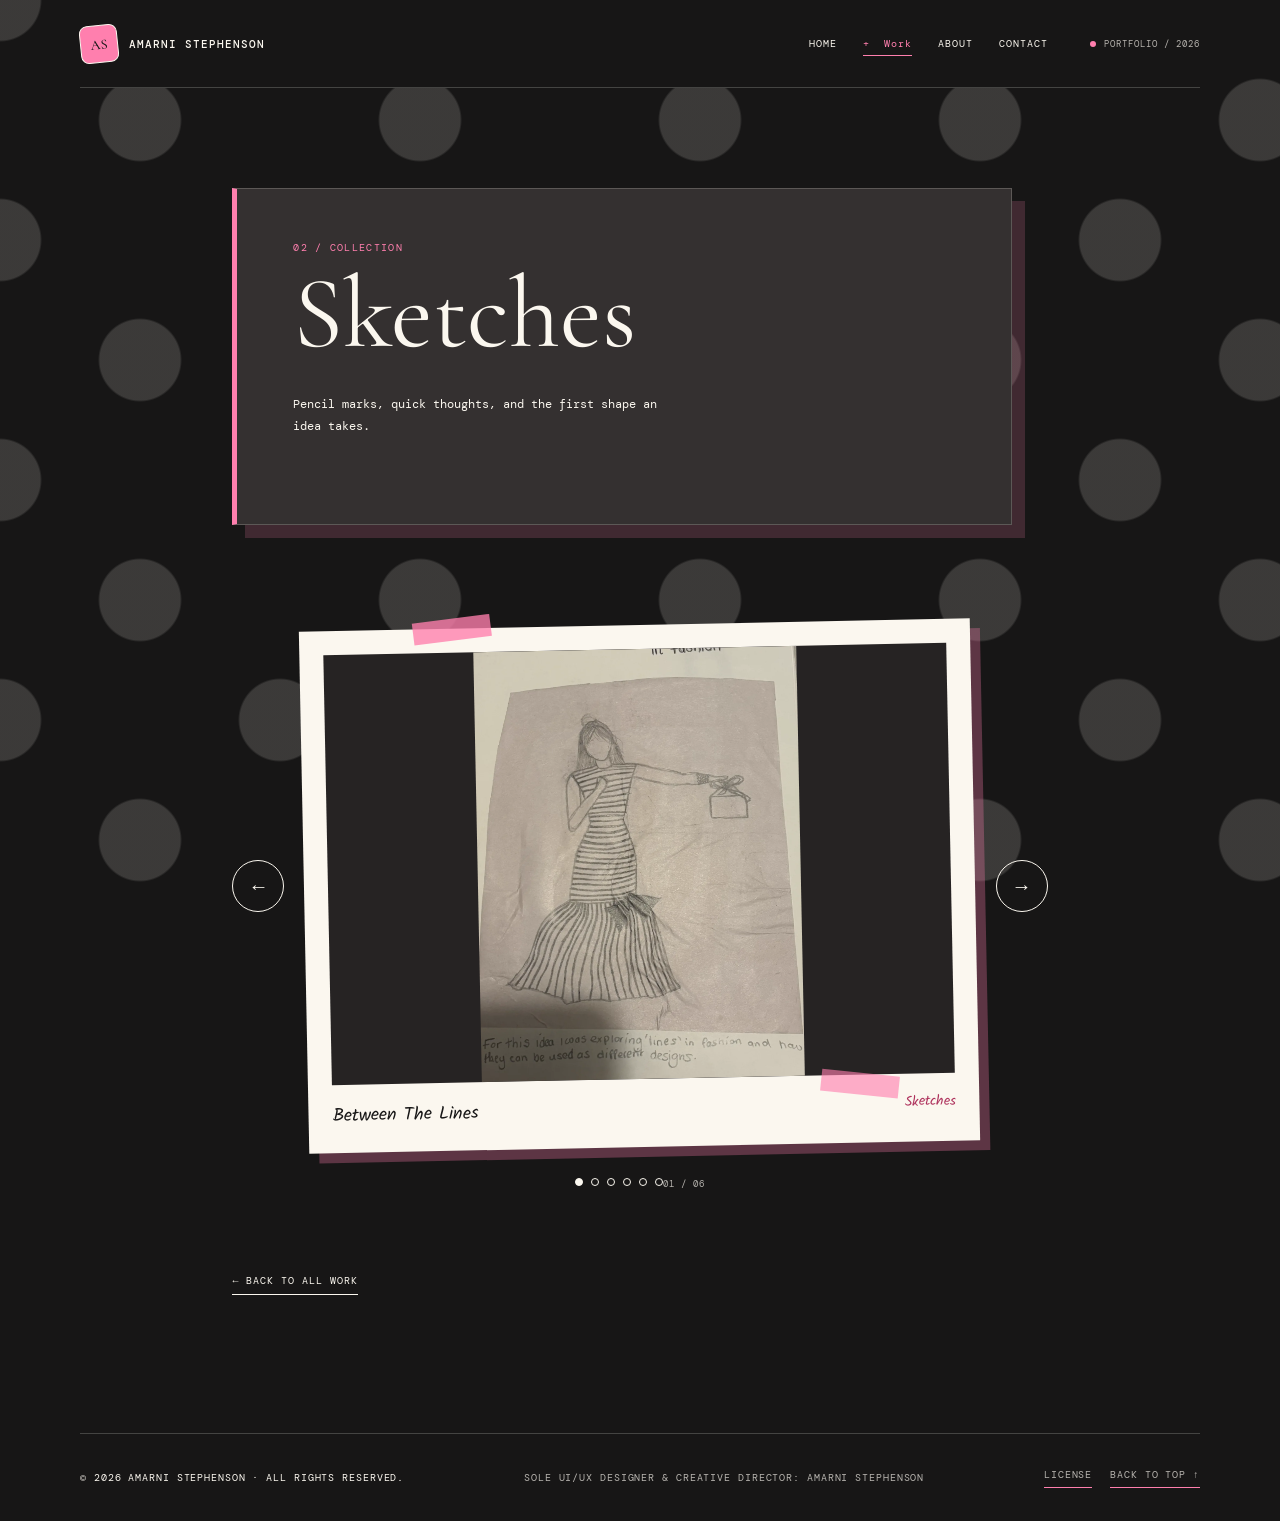
<file: sketches.html>
<!doctype html>
<html lang="en">
  <head>
    <meta charset="utf-8" />
    <meta name="viewport" content="width=device-width, initial-scale=1" />
    <meta name="author" content="Amarni Stephenson" />
    <meta name="copyright" content="Copyright 2026 Amarni Stephenson. All rights reserved." />
    <meta name="rights" content="All artwork, UI/UX design, and creative direction are protected." />
    <meta name="description" content="Sketches by Amarni Stephenson." />
    <title>Sketches | Amarni Stephenson</title>
    <link rel="preconnect" href="https://fonts.googleapis.com" />
    <link rel="preconnect" href="https://fonts.gstatic.com" crossorigin />
    <link rel="stylesheet" href="index.css" />
  </head>

  <body id="top">
    <header class="site-header">
      <a class="brand" href="index.html" aria-label="Amarni Stephenson home">
        <span class="brand-mark" aria-hidden="true">AS</span>
        <span class="brand-name">Amarni Stephenson</span>
      </a>
      <nav class="main-nav" aria-label="Primary navigation">
        <div class="nav-primary">
          <a href="index.html">Home</a>
          <button
            class="work-trigger is-current"
            type="button"
            aria-expanded="false"
            aria-controls="work-links"
          >
            Work
          </button>
          <a href="about.html">About</a>
          <a href="contact.html">Contact</a>
        </div>
        <div class="work-dropdown" id="work-links" hidden>
          <a href="photography.html">Photography</a>
          <a class="is-current" href="sketches.html">Sketches</a>
          <a href="painting.html">Painting</a>
          <a href="textiles.html">Textiles</a>
          <a href="sculpts.html">Sculpts</a>
        </div>
      </nav>
      <span class="header-note">Portfolio / 2026</span>
    </header>

    <main class="page-main">
      <section class="page-hero reveal" aria-labelledby="category-title">
        <p class="eyebrow">02 / collection</p>
        <h1 id="category-title">Sketches</h1>
        <p class="page-lede">
          Pencil marks, quick thoughts, and the first shape an idea takes.
        </p>
      </section>

      <section
        class="category-gallery reveal-delay"
        aria-label="Sketch gallery"
      >
        <div
          class="gallery"
          data-gallery
          data-category="Sketches"
          role="group"
          aria-roledescription="carousel"
          aria-label="Sketches"
        >
          <button
            class="gallery-button previous"
            type="button"
            aria-label="Previous sketch"
          >
            ←
          </button>
          <figure class="artwork-frame">
            <div class="tape tape-left" aria-hidden="true"></div>
            <div class="tape tape-right" aria-hidden="true"></div>
            <div class="artwork-image-wrap">
              <img
                class="artwork-image"
                alt=""
                loading="lazy"
                decoding="async"
              />
              <div class="empty-artwork">
                <span class="empty-star" aria-hidden="true">✳</span>
                <p>Sketches are coming soon.</p>
                <small
                  >Add images in <code>public/Assets/Sketches</code>.</small
                >
              </div>
            </div>
            <figcaption class="artwork-label">
              <span class="artwork-title">Your next sketch</span
              ><span class="artwork-medium">Graphite</span>
            </figcaption>
          </figure>
          <button
            class="gallery-button next"
            type="button"
            aria-label="Next sketch"
          >
            →
          </button>
        </div>
        <div class="gallery-footer">
          <div
            class="gallery-dots"
            role="group"
            aria-label="Choose a sketch"
          ></div>
          <span class="section-caption" id="slide-count">01 / 01</span>
        </div>
      </section>

      <a class="page-back-link" href="index.html#work">← Back to all work</a>
    </main>

    <footer class="site-footer">
      <span>© Amarni Stephenson</span
      ><span>All artwork &amp; design © the artist</span
      ><a href="#top">Back to top ↑</a>
      <span class="footer-notice">&copy; 2026 Amarni Stephenson &middot; All rights reserved.</span>
      <span class="footer-credit">Sole UI/UX Designer &amp; Creative Director: Amarni Stephenson</span>
      <div class="footer-actions">
        <a href="LICENSE.md">License</a>
        <a href="#top">Back to top &uarr;</a>
      </div>
    </footer>
    <script src="public/artworks.js"></script>
    <script src="scripts.js"></script>
  </body>
</html>
</file>
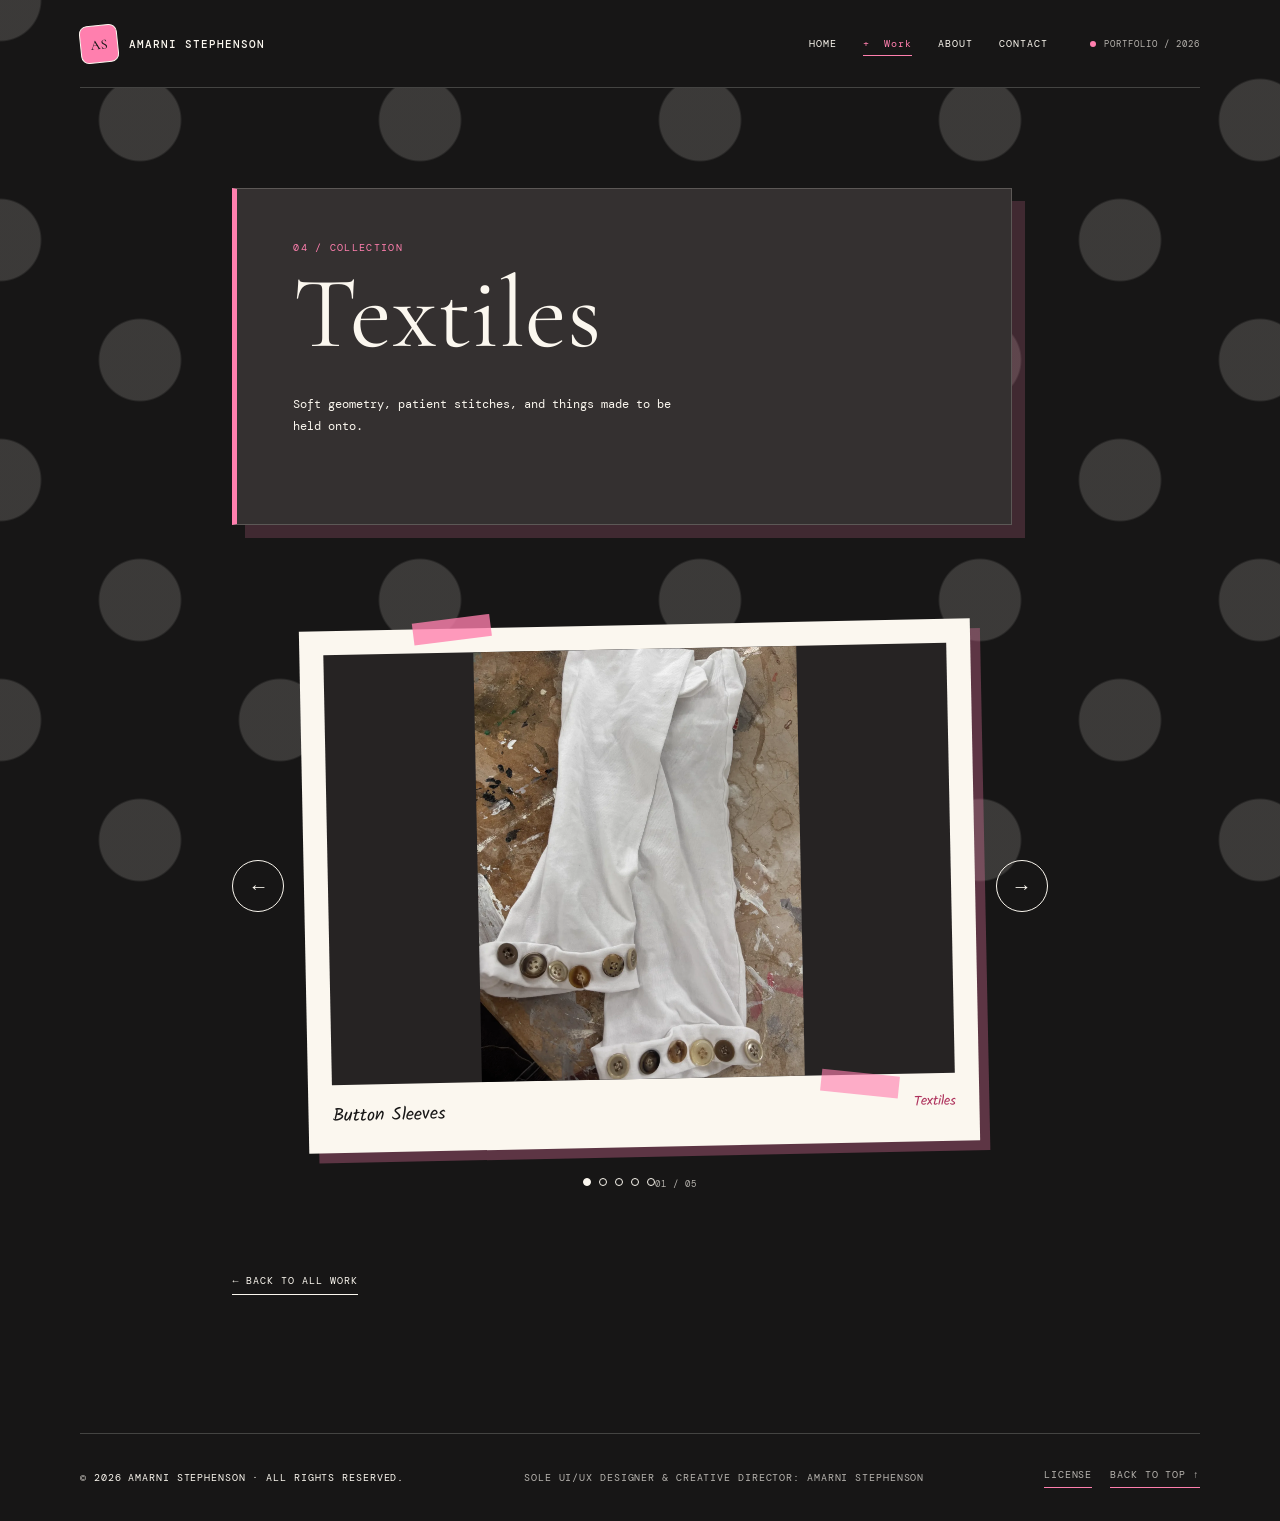
<file: textiles.html>
<!doctype html>
<html lang="en">
  <head>
    <meta charset="utf-8" />
    <meta name="viewport" content="width=device-width, initial-scale=1" />
    <meta name="author" content="Amarni Stephenson" />
    <meta name="copyright" content="Copyright 2026 Amarni Stephenson. All rights reserved." />
    <meta name="rights" content="All artwork, UI/UX design, and creative direction are protected." />
    <meta name="description" content="Textile work by Amarni Stephenson." />
    <title>Textiles | Amarni Stephenson</title>
    <link rel="preconnect" href="https://fonts.googleapis.com" />
    <link rel="preconnect" href="https://fonts.gstatic.com" crossorigin />
    <link rel="stylesheet" href="index.css" />
  </head>

  <body id="top">
    <header class="site-header">
      <a class="brand" href="index.html" aria-label="Amarni Stephenson home">
        <span class="brand-mark" aria-hidden="true">AS</span>
        <span class="brand-name">Amarni Stephenson</span>
      </a>
      <nav class="main-nav" aria-label="Primary navigation">
        <div class="nav-primary">
          <a href="index.html">Home</a>
          <button
            class="work-trigger is-current"
            type="button"
            aria-expanded="false"
            aria-controls="work-links"
          >
            Work
          </button>
          <a href="about.html">About</a>
          <a href="contact.html">Contact</a>
        </div>
        <div class="work-dropdown" id="work-links" hidden>
          <a href="photography.html">Photography</a>
          <a href="sketches.html">Sketches</a>
          <a href="painting.html">Painting</a>
          <a class="is-current" href="textiles.html">Textiles</a>
          <a href="sculpts.html">Sculpts</a>
        </div>
      </nav>
      <span class="header-note">Portfolio / 2026</span>
    </header>

    <main class="page-main">
      <section class="page-hero reveal" aria-labelledby="category-title">
        <p class="eyebrow">04 / collection</p>
        <h1 id="category-title">Textiles</h1>
        <p class="page-lede">
          Soft geometry, patient stitches, and things made to be held onto.
        </p>
      </section>

      <section
        class="category-gallery reveal-delay"
        aria-label="Textiles gallery"
      >
        <div
          class="gallery"
          data-gallery
          data-category="Textiles"
          role="group"
          aria-roledescription="carousel"
          aria-label="Textiles"
        >
          <button
            class="gallery-button previous"
            type="button"
            aria-label="Previous textile"
          >
            ←
          </button>
          <figure class="artwork-frame">
            <div class="tape tape-left" aria-hidden="true"></div>
            <div class="tape tape-right" aria-hidden="true"></div>
            <div class="artwork-image-wrap">
              <img
                class="artwork-image"
                alt=""
                loading="lazy"
                decoding="async"
              />
              <div class="empty-artwork">
                <span class="empty-star" aria-hidden="true">✳</span>
                <p>Textile work is coming soon.</p>
                <small
                  >Add images in <code>public/Assets/Textiles</code>.</small
                >
              </div>
            </div>
            <figcaption class="artwork-label">
              <span class="artwork-title">Your next textile</span
              ><span class="artwork-medium">Fabric &amp; thread</span>
            </figcaption>
          </figure>
          <button
            class="gallery-button next"
            type="button"
            aria-label="Next textile"
          >
            →
          </button>
        </div>
        <div class="gallery-footer">
          <div
            class="gallery-dots"
            role="group"
            aria-label="Choose a textile"
          ></div>
          <span class="section-caption" id="slide-count">01 / 01</span>
        </div>
      </section>

      <a class="page-back-link" href="index.html#work">← Back to all work</a>
    </main>

    <footer class="site-footer">
      <span>© Amarni Stephenson</span
      ><span>All artwork &amp; design © the artist</span
      ><a href="#top">Back to top ↑</a>
      <span class="footer-notice">&copy; 2026 Amarni Stephenson &middot; All rights reserved.</span>
      <span class="footer-credit">Sole UI/UX Designer &amp; Creative Director: Amarni Stephenson</span>
      <div class="footer-actions">
        <a href="LICENSE.md">License</a>
        <a href="#top">Back to top &uarr;</a>
      </div>
    </footer>
    <script src="public/artworks.js"></script>
    <script src="scripts.js"></script>
  </body>
</html>
</file>
<file: index.css>
@import url("https://fonts.googleapis.com/css2?family=Cormorant+Garamond:ital,wght@0,500;0,600;1,500;1,600&family=DM+Mono:wght@400;500&family=Kalam:wght@400;700&family=Parisienne&display=swap");

/*
  The small design system. Keeping the colours and spacing here makes this
  much easier to change later — even when the site gets a little bigger.
*/
:root {
  --paper: #171616;
  --paper-soft: #262323;
  --paper-card: #343030;
  --ink: #fbf7ef;
  --ink-muted: rgba(251, 247, 239, 0.7);
  --accent: #ff7fae;
  --line: rgba(251, 247, 239, 0.2);
  --serif: "Cormorant Garamond", Georgia, serif;
  --hand: "Kalam", cursive;
  --script: "Parisienne", cursive;
  --mono: "DM Mono", monospace;
  --page-width: min(1120px, calc(100% - 48px));
}

* {
  box-sizing: border-box;
}

html {
  scroll-behavior: smooth;
}

body {
  min-width: 320px;
  margin: 0;
  overflow-x: hidden;
  color: var(--ink);
  background-color: var(--paper);
  background-image:
    radial-gradient(circle, rgba(251, 247, 239, 0.16) 0 40px, transparent 42px),
    radial-gradient(circle, rgba(251, 247, 239, 0.16) 0 40px, transparent 42px);
  background-size: 280px 240px;
  background-position:
    0 0,
    140px 120px;
  background-attachment: fixed;
  font-family: var(--mono);
}

img {
  max-width: 100%;
}

a {
  color: inherit;
  text-decoration: none;
}

button,
input {
  font: inherit;
}

button {
  color: inherit;
}

:focus-visible {
  outline: 2px solid var(--accent);
  outline-offset: 4px;
}

.site-header,
main,
.site-footer {
  position: relative;
  z-index: 1;
}

/* Header and footer */
.site-header,
.site-footer {
  display: flex;
  align-items: center;
  justify-content: space-between;
  width: var(--page-width);
  margin: 0 auto;
}

.site-header {
  /* The menu needs to sit above animated hero cards, not just above its own bar. */
  z-index: 10;
  min-height: 88px;
  border-bottom: 1px solid var(--line);
  background: var(--paper);
}

.brand {
  display: inline-flex;
  align-items: center;
  gap: 11px;
  font-size: 11px;
  font-weight: 500;
  letter-spacing: 0.09em;
  text-transform: uppercase;
}

.brand-mark {
  display: grid;
  width: 38px;
  height: 38px;
  place-items: center;
  border: 1px solid var(--ink);
  border-radius: 8px;
  color: var(--paper);
  background: var(--accent);
  font-family: var(--serif);
  font-size: 14px;
  letter-spacing: 0;
  transform: rotate(-6deg);
}

.main-nav {
  margin-left: auto;
  margin-right: 42px;
  font-size: 10px;
  letter-spacing: 0.1em;
  text-transform: uppercase;
}

.nav-primary {
  display: flex;
  align-items: center;
  gap: 26px;
}

.nav-primary > a,
.work-trigger {
  position: relative;
  display: block;
  padding: 6px 0;
  border: 0;
  color: inherit;
  background: transparent;
  cursor: pointer;
  font: inherit;
  letter-spacing: inherit;
  transition: color 180ms ease;
}

.work-trigger::before {
  margin-right: 7px;
  color: var(--accent);
  content: "+";
}

.work-trigger::after,
.nav-primary > a::after {
  position: absolute;
  right: 0;
  bottom: 0;
  left: 0;
  height: 1px;
  background: var(--accent);
  content: "";
  opacity: 0;
  transform: scaleX(0.3);
  transition:
    opacity 180ms ease,
    transform 180ms ease;
}

.nav-primary > a:hover,
.work-trigger:hover,
.main-nav .is-current {
  color: var(--accent);
}

.nav-primary > a:hover::after,
.work-trigger:hover::after,
.main-nav .is-current::after {
  opacity: 1;
  transform: scaleX(1);
}

.work-trigger[aria-expanded="true"]::before {
  content: "−";
}

.work-dropdown {
  display: flex;
  align-items: center;
  gap: 5px;
  margin-top: 8px;
  padding-top: 8px;
  border-top: 1px solid var(--line);
}

.work-dropdown[hidden] {
  display: none;
}

.work-dropdown a {
  display: flex;
  align-items: center;
  justify-content: space-between;
  padding: 5px 6px;
  color: var(--ink-muted);
  font-family: var(--mono);
  font-size: 8px;
  letter-spacing: 0.07em;
  text-transform: uppercase;
  white-space: nowrap;
  transition:
    color 180ms ease,
    background 180ms ease;
}

.work-dropdown a::after {
  display: none;
}

.work-dropdown a:hover {
  color: var(--accent);
  background: rgba(251, 247, 239, 0.07);
}

.header-note,
.section-caption {
  color: var(--ink-muted);
  font-size: 9px;
  letter-spacing: 0.11em;
  text-transform: uppercase;
}

.header-note::before {
  display: inline-block;
  width: 6px;
  height: 6px;
  margin-right: 8px;
  border-radius: 50%;
  background: var(--accent);
  content: "";
}

/* Home */
.hero {
  position: relative;
  display: flex;
  align-items: center;
  width: var(--page-width);
  min-height: 590px;
  margin: 0 auto;
}

.hero-copy,
.page-hero {
  border: 1px solid var(--line);
  border-left: 5px solid var(--accent);
  background: var(--paper-card);
  box-shadow: 13px 13px 0 rgba(255, 127, 174, 0.18);
}

.hero-copy {
  max-width: 720px;
  padding: 62px 56px 68px;
}

/* A little glasshouse panel gives the homepage portrait its own quiet place. */
.hero--with-conservatory {
  display: grid;
  grid-template-columns: minmax(0, 720px) minmax(210px, 260px);
  align-items: center;
  justify-content: space-between;
  gap: clamp(24px, 5vw, 64px);
}

.hero-conservatory {
  position: relative;
  width: min(100%, 260px);
  justify-self: end;
  padding: 6px;
  overflow: hidden;
  border: 1px solid rgba(251, 247, 239, 0.42);
  background: rgba(251, 247, 239, 0.05);
  box-shadow: 6px 6px 0 rgba(255, 127, 174, 0.16);
}

.hero-conservatory img {
  display: block;
  width: 100%;
  height: auto;
  border: 1px solid rgba(251, 247, 239, 0.22);
  transform: none;
}

.eyebrow {
  margin: 0 0 18px;
  color: var(--accent);
  font-size: 10px;
  letter-spacing: 0.13em;
  text-transform: uppercase;
}

h1,
h2,
p {
  margin-top: 0;
}

h1,
h2 {
  font-family: var(--serif);
  font-weight: 500;
  letter-spacing: -0.04em;
}

h1 {
  margin-bottom: 24px;
  font-family: var(--script);
  font-size: clamp(76px, 11vw, 148px);
  font-weight: 400;
  letter-spacing: 0;
  line-height: 0.77;
}

h1 em,
h2 em {
  color: var(--accent);
  font-style: normal;
}

.intro,
.page-lede {
  max-width: 390px;
  margin-top: 3em;
  margin-bottom: 28px;
  font-size: 12px;
  line-height: 1.85;
}

.text-link,
.page-back-link {
  display: inline-flex;
  align-items: center;
  gap: 12px;
  border-bottom: 1px solid currentColor;
  padding-bottom: 7px;
  font-size: 10px;
  letter-spacing: 0.1em;
  text-transform: uppercase;
  transition: color 180ms ease;
}

.text-link:hover,
.page-back-link:hover {
  color: var(--accent);
}

.text-link span {
  font-size: 15px;
}

/* Gallery */
.work-section,
.category-section {
  width: min(1020px, calc(100% - 48px));
  margin-right: auto;
  margin-left: auto;
}

.work-section {
  margin-top: 40px;
  margin-bottom: 130px;
}

.section-heading {
  display: flex;
  align-items: end;
  justify-content: space-between;
  gap: 28px;
  margin-bottom: 38px;
  padding-bottom: 22px;
  border-bottom: 1px solid var(--line);
}

.section-heading .eyebrow {
  margin-bottom: 11px;
}

.section-heading--compact {
  margin-bottom: 0;
}

.section-heading--compact .eyebrow {
  margin-bottom: 0;
}

h2 {
  margin-bottom: 0;
  font-size: clamp(42px, 6vw, 70px);
  line-height: 0.9;
}

.section-caption {
  margin: 0;
  white-space: nowrap;
}

.section-caption span {
  display: block;
  margin-top: 7px;
  color: var(--accent);
  text-align: right;
}

.gallery {
  display: grid;
  grid-template-columns: 52px minmax(0, 740px) 52px;
  align-items: center;
  justify-content: center;
  gap: 20px;
}

.gallery-button {
  display: grid;
  width: 52px;
  height: 52px;
  place-items: center;
  border: 1px solid var(--ink);
  border-radius: 50%;
  background: transparent;
  cursor: pointer;
  font-size: 20px;
  transition:
    color 180ms ease,
    background 180ms ease,
    transform 180ms ease;
}

.gallery-button:hover {
  color: var(--paper);
  background: var(--ink);
  transform: translateY(-2px);
}

.artwork-frame {
  position: relative;
  margin: 0;
  padding: 24px 24px 22px;
  color: var(--paper);
  background: #fbf7ef;
  box-shadow: 10px 10px 0 rgba(255, 127, 174, 0.3);
  transform: rotate(-1.15deg);
}

.artwork-image-wrap {
  display: grid;
  position: relative;
  min-height: 430px;
  place-items: center;
  overflow: hidden;
  background: var(--paper-soft);
}

.artwork-image {
  grid-area: 1 / 1;
  display: block;
  width: 100%;
  height: 430px;
  opacity: 0;
  cursor: zoom-in;
  object-fit: contain;
  transition:
    opacity 180ms ease,
    transform 180ms ease;
}

.artwork-image.is-visible {
  opacity: 1;
}

.artwork-image.is-visible:hover {
  transform: scale(1.01);
}

.artwork-image:fullscreen {
  width: 100vw;
  height: 100vh;
  background: var(--paper);
  cursor: zoom-out;
  object-fit: contain;
}

.artwork-image::backdrop {
  background: var(--paper);
}

.artwork-viewer {
  width: 100vw;
  height: 100vh;
  max-width: none;
  max-height: none;
  padding: 0;
  border: 0;
  color: var(--ink);
  background: var(--paper);
}

.artwork-viewer::backdrop {
  background: rgba(25, 22, 22, 0.78);
}

.artwork-viewer__layout {
  display: grid;
  width: 100%;
  height: 100%;
  grid-template-columns: minmax(0, 1fr) minmax(250px, 31vw);
}

.artwork-viewer__image-wrap {
  display: grid;
  min-width: 0;
  padding: clamp(24px, 4vw, 64px);
  place-items: center;
  background: #161314;
}

.artwork-viewer__image {
  display: block;
  width: 100%;
  height: 100%;
  object-fit: contain;
}

.artwork-viewer__details {
  position: relative;
  display: flex;
  min-width: 0;
  padding: 94px clamp(24px, 4vw, 56px) 42px;
  flex-direction: column;
  align-items: flex-start;
  justify-content: flex-start;
  background: var(--paper);
}

.artwork-viewer__close {
  position: absolute;
  top: 22px;
  right: 22px;
  width: 42px;
  height: 42px;
  border: 1px solid var(--ink);
  border-radius: 50%;
  color: var(--ink);
  background: transparent;
  cursor: pointer;
  font-size: 29px;
  line-height: 1;
}

.artwork-viewer__close:hover {
  color: var(--paper);
  background: var(--ink);
}

.artwork-viewer__category {
  margin: 0 0 14px;
}

.artwork-viewer__details h2 {
  font-size: clamp(42px, 5vw, 76px);
  overflow-wrap: anywhere;
}

.artwork-viewer__description {
  margin: 30px 0 0;
  color: var(--ink-muted);
  font-size: 14px;
  line-height: 1.7;
}

.artwork-loader {
  position: absolute;
  inset: 0;
  display: grid;
  place-items: center;
  align-content: center;
  gap: 12px;
  color: var(--ink-muted);
  font-size: 10px;
  letter-spacing: 0.1em;
  text-transform: uppercase;
}

.artwork-loader[hidden] {
  display: none;
}

.loader-mark {
  width: 28px;
  height: 28px;
  border: 2px solid rgba(251, 247, 239, 0.25);
  border-top-color: var(--accent);
  border-radius: 50%;
  animation: spin 700ms linear infinite;
}

.empty-artwork {
  grid-area: 1 / 1;
  display: grid;
  width: 100%;
  min-height: 430px;
  padding: 35px;
  place-items: center;
  align-content: center;
  color: var(--ink);
  text-align: center;
}

.empty-artwork[hidden] {
  display: none;
}

.empty-star {
  color: var(--accent);
  font-family: var(--serif);
  font-size: 55px;
  line-height: 1;
}

.empty-artwork p {
  margin: 14px 0 9px;
  font-family: var(--serif);
  font-size: 28px;
}

.empty-artwork small {
  max-width: 320px;
  color: var(--ink-muted);
  font-size: 9px;
  line-height: 1.7;
}

.empty-artwork code {
  color: var(--accent);
}

.artwork-label {
  display: flex;
  justify-content: space-between;
  gap: 20px;
  padding-top: 17px;
  font-family: var(--hand);
  font-size: 18px;
}

.artwork-medium {
  color: #ae315c;
  font-size: 14px;
}

.tape {
  position: absolute;
  z-index: 1;
  width: 78px;
  height: 22px;
  background: rgba(255, 127, 174, 0.78);
}

.tape-left {
  top: -10px;
  left: 17%;
  transform: rotate(-6deg);
}

.tape-right {
  right: 12%;
  bottom: 48px;
  background: rgba(255, 127, 174, 0.62);
  transform: rotate(7deg);
}

.gallery-footer {
  display: flex;
  justify-content: center;
  margin-top: 31px;
}

.gallery-dots {
  display: flex;
  gap: 8px;
}

.gallery-dot {
  width: 8px;
  height: 8px;
  padding: 0;
  border: 1px solid var(--ink);
  border-radius: 50%;
  background: transparent;
  cursor: pointer;
}

.gallery-dot.is-active {
  background: var(--ink);
}

.category-section {
  margin-bottom: 138px;
}

.archive-grid {
  display: grid;
  grid-template-columns: repeat(auto-fit, minmax(130px, 145px));
  justify-content: center;
  gap: 10px;
  margin: 18px 0 30px;
}

.archive-card {
  position: relative;
  display: grid;
  width: 145px;
  min-height: 132px;
  padding: 0;
  overflow: hidden;
  border: 1px solid var(--line);
  color: var(--ink);
  background: var(--paper-soft);
  cursor: zoom-in;
  text-align: left;
}

.archive-card img {
  width: 100%;
  height: 100%;
  grid-area: 1 / 1;
  opacity: 0;
  object-fit: contain;
  transition:
    opacity 180ms ease,
    transform 180ms ease;
}

.archive-card.is-loaded img {
  opacity: 1;
}

.archive-card:hover img {
  transform: scale(1.02);
}

.archive-loader,
.archive-label {
  z-index: 1;
  grid-area: 1 / 1;
}

.archive-loader {
  display: grid;
  place-items: center;
  color: var(--ink-muted);
  font-size: 8px;
  letter-spacing: 0.08em;
  text-transform: uppercase;
}

.archive-loader[hidden] {
  display: none;
}

.archive-label {
  align-self: end;
  justify-self: stretch;
  padding: 9px 10px;
  color: var(--ink);
  background: linear-gradient(transparent, rgba(23, 22, 22, 0.8));
  font-size: 9px;
  letter-spacing: 0.08em;
  text-transform: uppercase;
}

.category-links {
  display: grid;
  grid-template-columns: repeat(5, 1fr);
  border-bottom: 1px solid var(--line);
}

.category-links a {
  display: flex;
  min-height: 78px;
  align-items: center;
  gap: 11px;
  padding: 0 16px;
  border-right: 1px solid var(--line);
  font-family: var(--serif);
  font-size: 23px;
  transition:
    color 180ms ease,
    background 180ms ease;
}

.category-links a:last-child {
  border-right: 0;
}

.category-links a:hover {
  color: var(--accent);
  background: var(--paper-card);
}

.category-links span {
  color: var(--accent);
  font-family: var(--mono);
  font-size: 9px;
}

.category-links b {
  margin-left: auto;
  font-family: var(--mono);
  font-size: 15px;
  font-weight: 400;
}

/* Inner pages */
.page-main {
  width: min(1020px, calc(100% - 48px));
  margin: 0 auto;
  padding: 100px 8% 138px;
}

.page-hero {
  max-width: 780px;
  padding: 52px 56px 59px;
}

.page-hero h1 {
  max-width: 690px;
  margin-bottom: 27px;
  font-family: var(--serif);
  font-size: clamp(59px, 8vw, 102px);
  line-height: 0.83;
}

/* The portrait belongs with the first hello, before the longer about note. */
.page-hero--about {
  display: grid;
  grid-template-columns: minmax(0, 1fr) minmax(170px, 0.5fr);
  align-items: end;
  gap: clamp(24px, 5vw, 52px);
  padding-bottom: 22px;
}

.about-hero-copy {
  min-width: 0;
}

.page-hero--about .page-lede {
  margin-bottom: 0;
}

.hero-profile-portrait {
  width: 100%;
  max-width: 245px;
  justify-self: end;
  aspect-ratio: 0.7;
  border: 1px solid rgba(251, 247, 239, 0.42);
  object-fit: cover;
  object-position: center 52%;
  transform: translateY(-40%) rotate(2.5deg);
}

.about-layout {
  display: grid;
  grid-template-columns: 0.9fr 1.1fr;
  align-items: center;
  gap: 9%;
  margin-top: 95px;
}

.about-note {
  display: flex;
  min-height: 340px;
  flex-direction: column;
  justify-content: space-between;
  padding: 30px 34px;
  border-left: 4px solid var(--accent);
  background: var(--paper-card);
  transform: rotate(-1.5deg);
}

.note-number {
  color: var(--accent);
  font-size: 10px;
  letter-spacing: 0.12em;
  text-transform: uppercase;
}

.about-note h2 {
  font-size: clamp(44px, 6vw, 72px);
  line-height: 0.85;
}

.note-signature {
  align-self: end;
  color: var(--accent);
  font-family: var(--hand);
  font-size: 18px;
  transform: rotate(-5deg);
}

.about-copy-large {
  max-width: 430px;
  font-size: 13px;
  line-height: 2;
}

.about-copy-large p {
  margin-bottom: 20px;
}

/* About: one quiet set of tabs keeps the long notes easy to read. */
.inspirations-section {
  margin-top: 128px;
}

.inspiration-tabs {
  display: flex;
  gap: 7px;
  margin-bottom: 30px;
  border-bottom: 1px solid var(--line);
}

.inspiration-tab {
  position: relative;
  padding: 11px 13px 12px;
  border: 0;
  color: var(--ink-muted);
  background: transparent;
  cursor: pointer;
  font-size: 9px;
  letter-spacing: 0.08em;
  text-transform: uppercase;
  transition: color 180ms ease;
}

.inspiration-tab::after {
  position: absolute;
  right: 13px;
  bottom: -1px;
  left: 13px;
  height: 2px;
  background: var(--accent);
  content: "";
  opacity: 0;
  transform: scaleX(0.5);
  transition:
    opacity 180ms ease,
    transform 180ms ease;
}

.inspiration-tab:hover,
.inspiration-tab.is-active {
  color: var(--ink);
}

.inspiration-tab.is-active::after {
  opacity: 1;
  transform: scaleX(1);
}

.inspiration-panel {
  display: grid;
  grid-template-columns: minmax(210px, 0.72fr) minmax(0, 1.28fr);
  align-items: start;
  gap: clamp(30px, 6vw, 82px);
  padding: 20px 0 2px;
}

.inspiration-panel[hidden] {
  display: none;
}

.inspiration-portrait {
  display: block;
  position: sticky;
  top: 28px;
  margin: 0;
  padding: 12px 12px 10px;
  color: var(--paper);
  background: var(--ink);
  box-shadow: 9px 9px 0 rgba(255, 127, 174, 0.22);
  transform: rotate(-1.5deg);
}

.inspiration-portrait img {
  display: block;
  width: 100%;
  aspect-ratio: 0.76;
  object-fit: cover;
  object-position: center top;
}

.inspiration-portrait figcaption {
  padding: 9px 3px 1px;
  font-size: 7px;
  letter-spacing: 0.06em;
  line-height: 1.45;
  text-transform: uppercase;
}

.inspiration-credit p {
  margin: 0 0 6px;
}

.inspiration-credit a {
  color: inherit;
  text-decoration: underline;
  text-underline-offset: 2px;
}

.inspiration-portrait--type {
  display: grid;
  min-height: 300px;
  place-content: center;
  gap: 9px;
  color: var(--ink);
  background:
    linear-gradient(
      130deg,
      transparent 0 43%,
      rgba(255, 127, 174, 0.7) 43% 48%,
      transparent 48%
    ),
    var(--paper-card);
  text-align: center;
}

.inspiration-portrait--type span {
  color: var(--accent);
  font-family: var(--serif);
  font-size: 80px;
  line-height: 0.8;
}

.inspiration-portrait--type small {
  font-size: 9px;
  letter-spacing: 0.1em;
  text-transform: uppercase;
}

.inspiration-copy {
  max-width: 530px;
  font-size: 13px;
  line-height: 2;
}

.inspiration-copy .eyebrow {
  margin-bottom: 13px;
}

.inspiration-copy h3 {
  margin: 0 0 24px;
  font-family: var(--serif);
  font-size: clamp(40px, 5vw, 59px);
  font-weight: 500;
  letter-spacing: -0.04em;
  line-height: 0.88;
}

.inspiration-copy p {
  margin-bottom: 20px;
}

.contact-card {
  max-width: 700px;
  margin: 100px auto 0;
  padding: 35px 40px 42px;
  border: 1px solid var(--line);
  background: var(--paper-card);
  box-shadow: 13px 13px 0 rgba(255, 127, 174, 0.18);
}

.contact-card-label {
  margin: 56px 0 12px;
  color: var(--ink-muted);
  font-size: 10px;
  letter-spacing: 0.1em;
  text-transform: uppercase;
}

.contact-email {
  display: inline-block;
  border-bottom: 1px solid var(--ink);
  padding-bottom: 8px;
  font-family: var(--serif);
  font-size: clamp(31px, 5vw, 60px);
  line-height: 1;
  transition: color 180ms ease;
}

.contact-email:hover {
  color: var(--accent);
}

.contact-email span {
  color: var(--accent);
  font-size: 0.7em;
}

.contact-details {
  display: flex;
  gap: 28px;
  margin-top: 42px;
  color: var(--ink-muted);
  font-size: 10px;
  letter-spacing: 0.08em;
  line-height: 1.5;
  text-transform: uppercase;
}

.category-gallery {
  margin-top: 100px;
}

.page-back-link {
  margin-top: 84px;
}

/* Dont overdo the movement: one quiet entrance is more than enough. */
.reveal {
  animation: page-in 650ms cubic-bezier(0.2, 0.75, 0.25, 1) both;
}

.reveal-delay {
  animation: page-in 650ms 120ms cubic-bezier(0.2, 0.75, 0.25, 1) both;
}

.reveal-delay-2 {
  animation: page-in 650ms 240ms cubic-bezier(0.2, 0.75, 0.25, 1) both;
}

@keyframes page-in {
  from {
    opacity: 0;
    transform: translateY(18px);
  }

  to {
    opacity: 1;
    transform: translateY(0);
  }
}

@keyframes spin {
  to {
    transform: rotate(360deg);
  }
}

.site-footer {
  min-height: 88px;
  border-top: 1px solid var(--line);
  color: var(--ink-muted);
  background: var(--paper);
  font-size: 10px;
  letter-spacing: 0.09em;
  text-transform: uppercase;
}

.site-footer > span:not(.footer-notice):not(.footer-credit),
.site-footer > a {
  display: none;
}

.footer-notice {
  color: var(--ink);
}

.footer-credit {
  color: var(--ink-muted);
  text-align: center;
}

.footer-actions {
  display: flex;
  justify-content: flex-end;
  gap: 18px;
}

.footer-actions a {
  border-bottom: 1px solid var(--accent);
  padding-bottom: 6px;
  transition: color 180ms ease;
}

.footer-actions a:hover {
  color: var(--accent);
}

.site-footer span:first-child {
  color: var(--ink);
}

.site-footer span:nth-child(2) {
  color: var(--ink-muted);
}

.site-footer a {
  border-bottom: 1px solid var(--accent);
  padding-bottom: 6px;
  transition: color 180ms ease;
}

.site-footer a:hover {
  color: var(--accent);
}

@media (prefers-reduced-motion: reduce) {
  *,
  *::before,
  *::after {
    scroll-behavior: auto !important;
    animation-duration: 0.01ms !important;
    animation-iteration-count: 1 !important;
    transition-duration: 0.01ms !important;
  }
}

@media (max-width: 720px) {
  :root {
    --page-width: min(100% - 36px, 560px);
  }

  .site-header {
    min-height: 72px;
  }

  .brand-name,
  .header-note {
    display: none;
  }

  .main-nav {
    margin-right: 0;
    max-width: calc(100vw - 90px);
  }

  .nav-primary {
    flex-wrap: wrap;
    justify-content: flex-end;
    gap: 2px 15px;
  }

  .work-dropdown {
    flex-wrap: wrap;
    justify-content: flex-end;
  }

  .hero {
    display: block;
    min-height: 530px;
  }

  .hero--with-conservatory {
    min-height: 0;
    padding: 42px 0 64px;
  }

  .hero-copy {
    padding: 86px 25px 42px;
  }

  .hero--with-conservatory .hero-copy {
    padding-top: 46px;
  }

  .hero-conservatory {
    width: min(205px, 58%);
    margin: 22px 9% 0 auto;
  }

  h1 {
    font-size: clamp(59px, 17vw, 90px);
  }

  .work-section,
  .category-section,
  .page-main {
    width: min(100% - 36px, 560px);
  }

  .work-section {
    margin-top: 14px;
    margin-bottom: 92px;
  }

  .section-heading {
    align-items: start;
  }

  .gallery {
    grid-template-columns: 34px minmax(0, 1fr) 34px;
    gap: 8px;
  }

  .gallery-button {
    width: 34px;
    height: 34px;
    font-size: 16px;
  }

  .artwork-frame {
    padding: 14px 14px 16px;
  }

  .artwork-image-wrap,
  .empty-artwork,
  .artwork-image {
    min-height: 300px;
    height: 300px;
  }

  .artwork-loader {
    min-height: 300px;
  }

  .empty-artwork p {
    font-size: 23px;
  }

  .artwork-label {
    padding-top: 12px;
    font-size: 15px;
  }

  .artwork-medium {
    font-size: 11px;
  }

  .tape-right {
    bottom: 43px;
  }

  .category-section {
    margin-bottom: 92px;
  }

  .archive-grid {
    grid-template-columns: repeat(2, minmax(0, 1fr));
    gap: 10px;
    margin-bottom: 30px;
  }

  .archive-card {
    width: 100%;
    min-height: 132px;
  }

  .category-links {
    grid-template-columns: 1fr 1fr;
  }

  .category-links a {
    min-height: 65px;
    padding: 0 12px;
    font-size: 19px;
  }

  .category-links a:nth-child(even) {
    border-right: 0;
  }

  .category-links a:nth-child(-n + 4) {
    border-bottom: 1px solid var(--line);
  }

  .page-main {
    padding: 76px 4% 102px;
  }

  .page-hero {
    padding: 39px 25px 46px;
  }

  .page-hero h1 {
    font-size: clamp(52px, 15vw, 80px);
  }

  .page-hero--about {
    grid-template-columns: minmax(0, 1fr) minmax(100px, 0.56fr);
    align-items: end;
    gap: 16px;
    padding-bottom: 18px;
  }

  .page-hero--about h1 {
    font-size: clamp(45px, 12vw, 62px);
  }

  .page-hero--about .page-lede {
    margin-top: 2em;
    margin-bottom: 0;
  }

  .hero-profile-portrait {
    max-height: 252px;
    transform: translateY(-40%) rotate(2.5deg);
  }

  .about-layout {
    grid-template-columns: 1fr;
    gap: 53px;
    margin-top: 68px;
  }

  .about-note {
    min-height: 292px;
  }

  .about-copy-large {
    padding: 0 8%;
  }

  .inspirations-section {
    margin-top: 94px;
  }

  .inspiration-tabs {
    gap: 0;
    overflow-x: auto;
  }

  .inspiration-tab {
    flex: 0 0 auto;
    padding-right: 10px;
    padding-left: 10px;
    font-size: 8px;
  }

  .inspiration-tab::after {
    right: 10px;
    left: 10px;
  }

  .inspiration-panel {
    grid-template-columns: 1fr;
    gap: 42px;
  }

  .inspiration-portrait {
    position: static;
    width: min(270px, 78%);
    margin-left: 7%;
  }

  .inspiration-portrait--type {
    min-height: 255px;
  }

  .inspiration-copy {
    padding: 0 8%;
  }

  .contact-card {
    margin-top: 69px;
    padding: 27px 24px 32px;
  }

  .contact-card-label {
    margin-top: 45px;
  }

  .contact-details {
    flex-direction: column;
    gap: 10px;
    margin-top: 34px;
  }

  .category-gallery {
    margin-top: 68px;
  }

  .page-back-link {
    margin-top: 62px;
  }

  .site-footer {
    gap: 12px;
    flex-wrap: wrap;
    padding: 20px 0;
  }

  .site-footer span:nth-child(2) {
    flex-basis: 100%;
    order: 3;
  }

  .footer-credit {
    flex-basis: 100%;
    order: 3;
    text-align: left;
  }

  .footer-actions {
    margin-left: auto;
    gap: 13px;
  }

  .artwork-viewer__layout {
    grid-template-columns: 1fr;
    grid-template-rows: minmax(0, 1fr) auto;
    overflow-y: auto;
  }

  .artwork-viewer__image-wrap {
    min-height: 62vh;
    padding: 42px 24px;
  }

  .artwork-viewer__details {
    min-height: 34vh;
    padding: 76px 28px 38px;
  }
}
</file>
